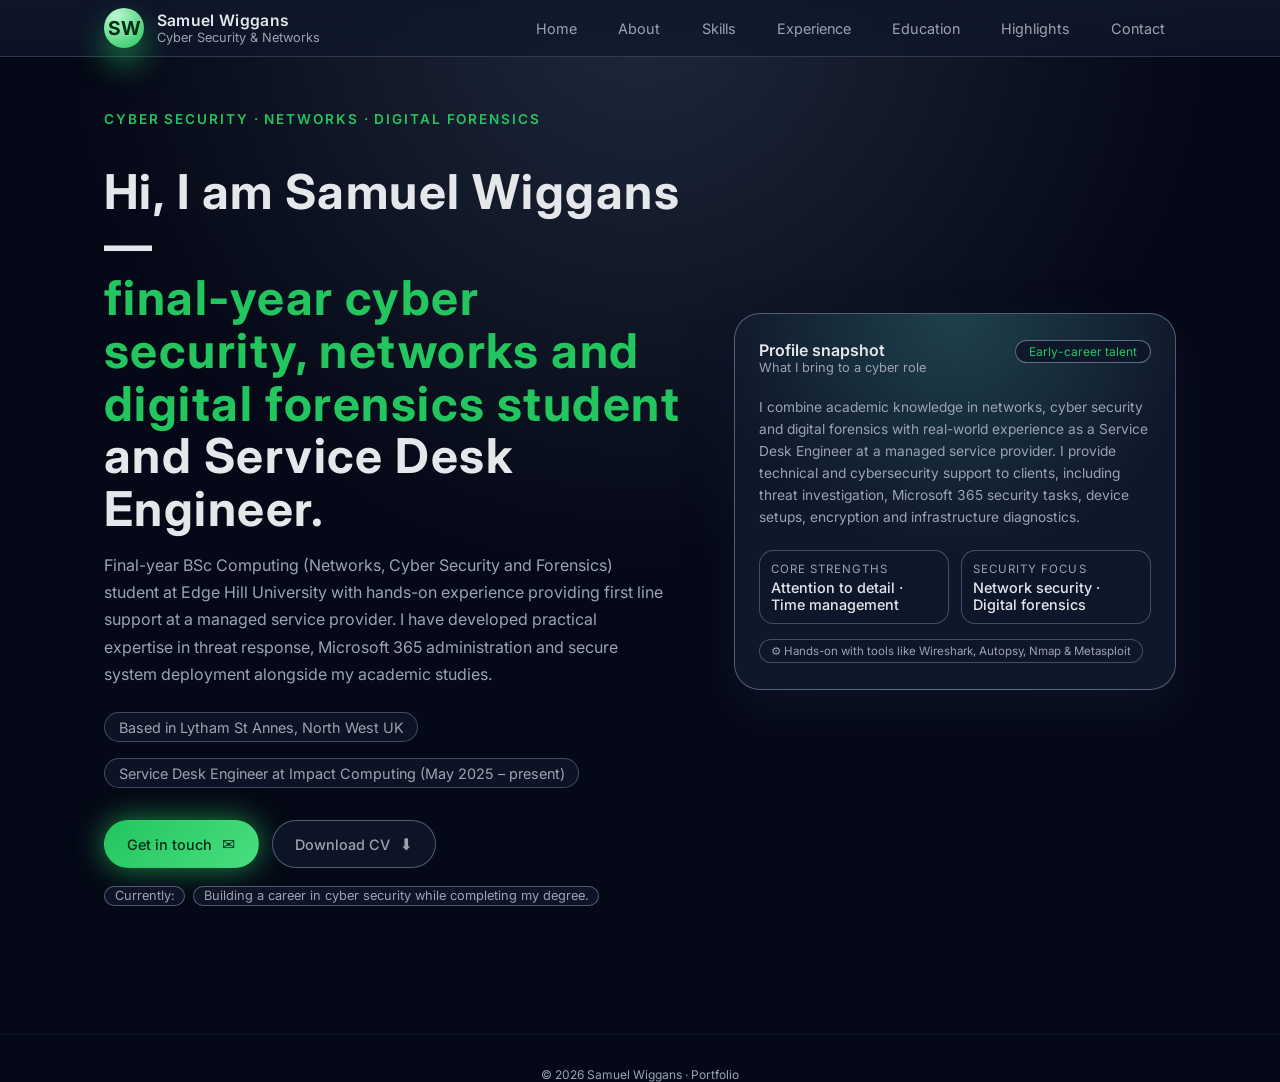
<file: index.html>
<!DOCTYPE html>
<html lang="en">
<head>
  <meta charset="UTF-8" />
  <title>Samuel Wiggans | Final-year Cyber Security Student & Service Desk Engineer</title>
  <meta name="viewport" content="width=device-width, initial-scale=1" />
  <meta name="description" content="Final-year Computing (Networks, Cyber Security & Forensics) student and Service Desk Engineer at Impact Computing, building a career in cyber and network security." />
  <link href="https://fonts.googleapis.com/css2?family=Inter:wght@300;400;500;600;700&display=swap" rel="stylesheet" />
  <link rel="stylesheet" href="index.css" />
</head>
<body>
  <header class="nav">
    <div class="nav-inner">
      <a href="index.html" class="brand">
        <div class="brand-mark">SW</div>
        <div>
          <div class="brand-text-main">Samuel Wiggans</div>
          <div class="brand-text-sub">Cyber Security &amp; Networks</div>
        </div>
      </a>
      <nav class="nav-links" aria-label="Main navigation">
        <a href="index.html">Home</a>
        <a href="about.html">About</a>
        <a href="skills.html">Skills</a>
        <a href="experience.html">Experience</a>
        <a href="education.html">Education</a>
        <a href="highlights.html">Highlights</a>
        <a href="contact.html">Contact</a>
      </nav>
    </div>
  </header>

  <main id="top" class="page">
    <section class="hero" aria-labelledby="hero-title">
      <div>
        <p class="hero-text-eyebrow">Cyber Security · Networks · Digital Forensics</p>
        <h1 id="hero-title" class="hero-title">
          Hi, I am Samuel&nbsp;Wiggans —<br />
          <span>final-year cyber security, networks and digital forensics student</span> and Service Desk Engineer.
        </h1>
        <p class="hero-tagline">
          Final-year BSc Computing (Networks, Cyber Security and Forensics) student at Edge Hill University with hands-on experience providing first line support at a managed service provider. I have developed practical expertise in threat response, Microsoft 365 administration and secure system deployment alongside my academic studies.
        </p>
        <div class="hero-meta" aria-label="Key information">
          <div class="meta-pill">Based in Lytham St Annes, North West UK</div>
          <div class="meta-pill">Service Desk Engineer at Impact Computing (May 2025 &ndash; present)</div>
        </div>
        <div class="hero-actions">
          <a class="btn btn-primary" href="contact.html">
            Get in touch
            <span class="btn-icon">✉️</span>
          </a>
          <a class="btn btn-ghost"
             href="Samuel Wiggans CV 2026.pdf"
             download
             target="_blank"
             rel="noreferrer">
            Download CV
            <span class="btn-icon">⬇️</span>
          </a>
        </div>
        <div class="hero-highlight">
          <span>Currently:</span>
          <span>Building a career in cyber security while completing my degree.</span>
        </div>
      </div>

      <aside class="hero-card" aria-label="Profile snapshot">
        <div class="hero-card-header">
          <div>
            <div class="hero-card-title">Profile snapshot</div>
            <div class="hero-card-subtitle">What I bring to a cyber role</div>
          </div>
          <div class="hero-card-tag">Early-career talent</div>
        </div>
        <p class="hero-card-body">
          I combine academic knowledge in networks, cyber security and digital forensics with real-world experience as a Service Desk Engineer at a managed service provider. I provide technical and cybersecurity support to clients, including threat investigation, Microsoft 365 security tasks, device setups, encryption and infrastructure diagnostics.
        </p>
        <div class="hero-card-meta">
          <div class="hero-card-meta-item">
            <div class="hero-card-label">Core strengths</div>
            <div class="hero-card-value">Attention to detail · Time management</div>
          </div>
          <div class="hero-card-meta-item">
            <div class="hero-card-label">Security focus</div>
            <div class="hero-card-value">Network security · Digital forensics</div>
          </div>
        </div>
        <div class="hero-card-pill">
          <span>⚙️ Hands-on with tools like Wireshark, Autopsy, Nmap &amp; Metasploit</span>
        </div>
        <div class="hero-card-orbit"></div>
      </aside>
    </section>
  </main>

  <footer class="footer">
    © <span id="year"></span> Samuel Wiggans · Portfolio
  </footer>

  <script>
    // Set current year in footer
    document.getElementById("year").textContent = new Date().getFullYear();
  </script>
</body>
</html>
</file>
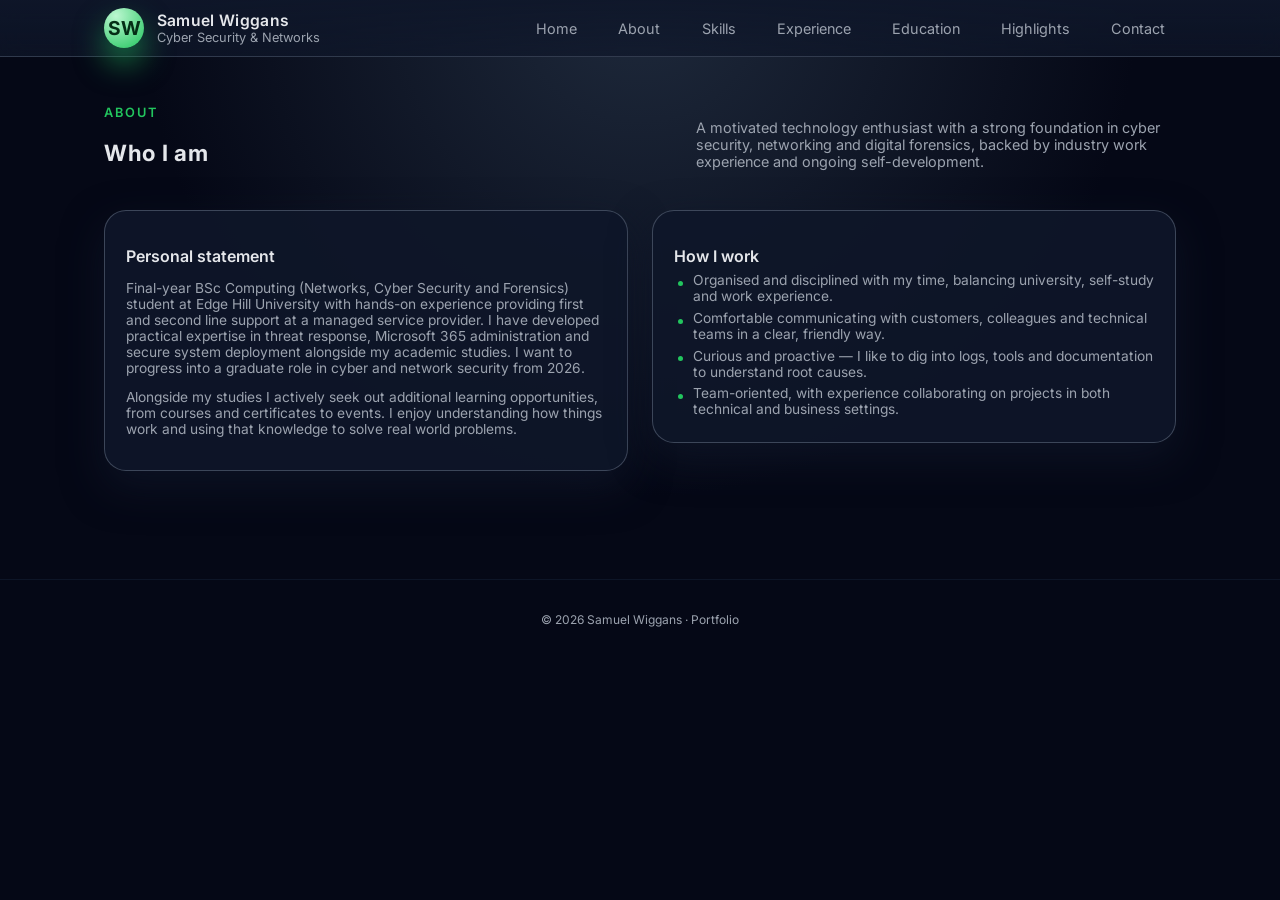
<file: about.html>
<!DOCTYPE html>
<html lang="en">
<head>
  <meta charset="UTF-8" />
  <title>About | Samuel Wiggans</title>
  <meta name="viewport" content="width=device-width, initial-scale=1" />
  <meta name="description" content="Final-year Computing (Networks, Cyber Security & Forensics) student and Service Desk Engineer at Impact Computing, building a career in cyber and network security." />
  <link href="https://fonts.googleapis.com/css2?family=Inter:wght@300;400;500;600;700&display=swap" rel="stylesheet" />
  <link rel="stylesheet" href="about.css" />
</head>
<body>
  <header class="nav">
    <div class="nav-inner">
      <a href="index.html" class="brand">
        <div class="brand-mark">SW</div>
        <div>
          <div class="brand-text-main">Samuel Wiggans</div>
          <div class="brand-text-sub">Cyber Security &amp; Networks</div>
        </div>
      </a>
      <nav class="nav-links" aria-label="Main navigation">
        <a href="index.html">Home</a>
        <a href="about.html">About</a>
        <a href="skills.html">Skills</a>
        <a href="experience.html">Experience</a>
        <a href="education.html">Education</a>
        <a href="highlights.html">Highlights</a>
        <a href="contact.html">Contact</a>
      </nav>
    </div>
  </header>

  <main id="top" class="page">
    <section id="about" class="section" aria-labelledby="about-title">
      <div class="section-header">
        <div>
          <p class="section-kicker">About</p>
          <h2 id="about-title" class="section-title">Who I am</h2>
        </div>
        <p class="section-subtitle">
          A motivated technology enthusiast with a strong foundation in cyber security, networking and digital forensics, backed by industry work experience and ongoing self-development.
        </p>
      </div>
      <div class="two-col-grid">
        <article class="card">
          <h3 class="card-title">Personal statement</h3>
          <p>
            Final-year BSc Computing (Networks, Cyber Security and Forensics) student at Edge Hill University with hands-on experience providing first and second line support at a managed service provider. I have developed practical expertise in threat response, Microsoft 365 administration and secure system deployment alongside my academic studies. I want to progress into a graduate role in cyber and network security from 2026.
          </p>
          <p>
            Alongside my studies I actively seek out additional learning opportunities, from courses and certificates to events. I enjoy understanding how things work and using that knowledge to solve real world problems.</p>
        </article>
        <article class="card">
          <h3 class="card-title">How I work</h3>
          <ul class="bullet-list">
            <li>Organised and disciplined with my time, balancing university, self-study and work experience.</li>
            <li>Comfortable communicating with customers, colleagues and technical teams in a clear, friendly way.</li>
            <li>Curious and proactive — I like to dig into logs, tools and documentation to understand root causes.</li>
            <li>Team-oriented, with experience collaborating on projects in both technical and business settings.</li>
          </ul>
        </article>
      </div>
    </section>
  </main>

  <footer class="footer">
    © <span id="year"></span> Samuel Wiggans · Portfolio
  </footer>

  <script>
    // Set current year in footer
    document.getElementById("year").textContent = new Date().getFullYear();
  </script>
</body>
</html>
</file>
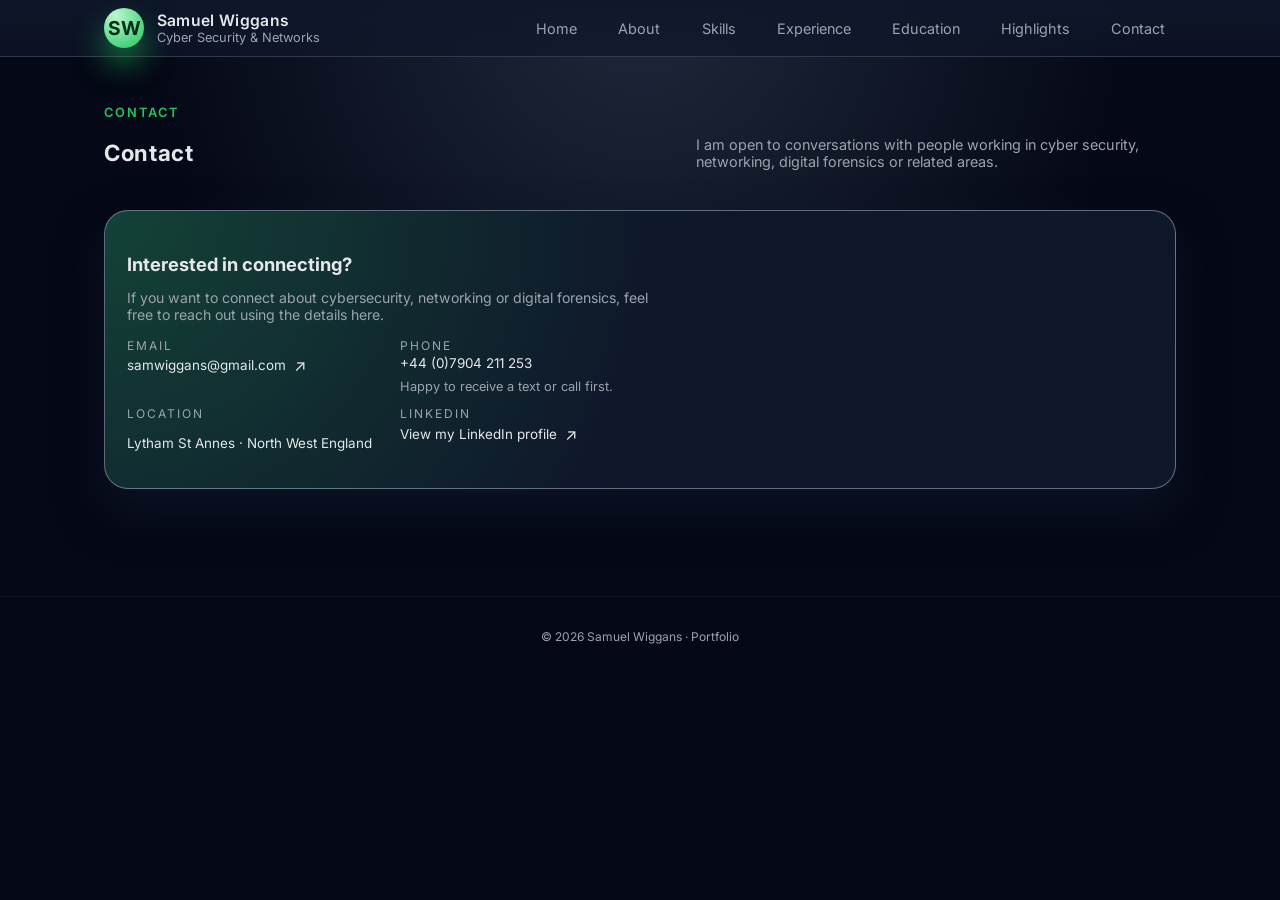
<file: contact.html>
<!DOCTYPE html>
<html lang="en">
<head>
  <meta charset="UTF-8" />
  <title>Contact | Samuel Wiggans</title>
  <meta name="viewport" content="width=device-width, initial-scale=1" />
  <meta name="description" content="Final-year Computing (Networks, Cyber Security & Forensics) student and Service Desk Engineer at Impact Computing, building a career in cyber and network security." />
  <link href="https://fonts.googleapis.com/css2?family=Inter:wght@300;400;500;600;700&display=swap" rel="stylesheet" />
  <link rel="stylesheet" href="contact.css" />
</head>
<body>
  <header class="nav">
    <div class="nav-inner">
      <a href="index.html" class="brand">
        <div class="brand-mark">SW</div>
        <div>
          <div class="brand-text-main">Samuel Wiggans</div>
          <div class="brand-text-sub">Cyber Security &amp; Networks</div>
        </div>
      </a>
      <nav class="nav-links" aria-label="Main navigation">
        <a href="index.html">Home</a>
        <a href="about.html">About</a>
        <a href="skills.html">Skills</a>
        <a href="experience.html">Experience</a>
        <a href="education.html">Education</a>
        <a href="highlights.html">Highlights</a>
        <a href="contact.html">Contact</a>
      </nav>
    </div>
  </header>

  <main id="top" class="page">
    <section id="contact" class="section" aria-labelledby="contact-title">
      <div class="section-header">
        <div>
          <p class="section-kicker">Contact</p>
          <h2 id="contact-title" class="section-title">Contact</h2>
        </div>
        <p class="section-subtitle">
          I am open to conversations with people working in cyber security, networking, digital forensics or related areas.</p>
      </div>
      <div class="contact-card">
        <div>
          <h3 class="contact-main-title">Interested in connecting?</h3>
          <p class="contact-text">
            If you want to connect about cybersecurity, networking or digital forensics, feel free to reach out using the details here.</p>
          <div class="contact-items">
            <div>
              <div class="contact-item-label">Email</div>
              <a class="contact-link" href="mailto:samwiggans@gmail.com">
                samwiggans@gmail.com
                <span class="btn-icon">↗</span>
              </a>
            </div>
            <div>
              <div class="contact-item-label">Phone</div>
              <a class="contact-link" href="tel:+447904211253">
                +44 (0)7904 211 253
              </a>
              <div class="contact-note">Happy to receive a text or call first.</div>
            </div>
            <div>
              <div class="contact-item-label">Location</div>
              <p>Lytham St Annes · North West England</p>
            </div>
            <div>
              <div class="contact-item-label">LinkedIn</div>
              <a
                class="contact-link"
                href="https://www.linkedin.com/in/sam-wiggans/"
                target="_blank"
                rel="noreferrer"
              >
                View my LinkedIn profile
                <span class="btn-icon">↗</span>
              </a>
            </div>
          </div>
        </div>
        <div class="contact-cta">
        </div>
      </div>
    </section>
  </main>

  <footer class="footer">
    © <span id="year"></span> Samuel Wiggans · Portfolio
  </footer>

  <script>
    // Set current year in footer
    document.getElementById("year").textContent = new Date().getFullYear();
  </script>
</body>
</html>
</file>
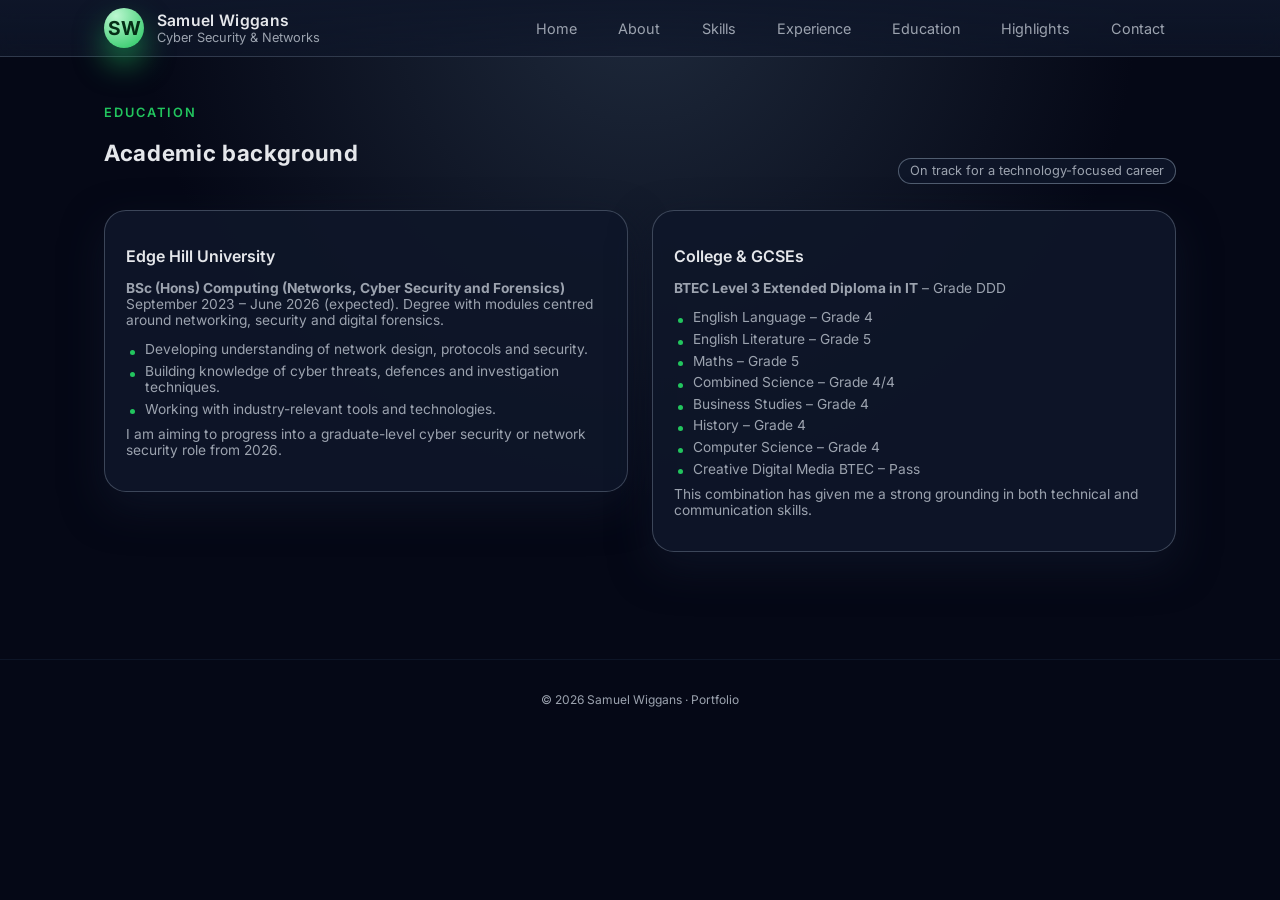
<file: education.html>
<!DOCTYPE html>
<html lang="en">
<head>
  <meta charset="UTF-8" />
  <title>Education | Samuel Wiggans</title>
  <meta name="viewport" content="width=device-width, initial-scale=1" />
  <meta name="description" content="Final-year Computing (Networks, Cyber Security & Forensics) student and Service Desk Engineer at Impact Computing, building a career in cyber and network security." />
  <link href="https://fonts.googleapis.com/css2?family=Inter:wght@300;400;500;600;700&display=swap" rel="stylesheet" />
  <link rel="stylesheet" href="education.css" />
</head>
<body>
  <header class="nav">
    <div class="nav-inner">
      <a href="index.html" class="brand">
        <div class="brand-mark">SW</div>
        <div>
          <div class="brand-text-main">Samuel Wiggans</div>
          <div class="brand-text-sub">Cyber Security &amp; Networks</div>
        </div>
      </a>
      <nav class="nav-links" aria-label="Main navigation">
        <a href="index.html">Home</a>
        <a href="about.html">About</a>
        <a href="skills.html">Skills</a>
        <a href="experience.html">Experience</a>
        <a href="education.html">Education</a>
        <a href="highlights.html">Highlights</a>
        <a href="contact.html">Contact</a>
      </nav>
    </div>
  </header>

  <main id="top" class="page">
    <section id="education" class="section" aria-labelledby="education-title">
      <div class="section-header">
        <div>
          <p class="section-kicker">Education</p>
          <h2 id="education-title" class="section-title">Academic background</h2>
        </div>
        <span class="section-pill">On track for a technology-focused career</span>
      </div>
      <div class="two-col-grid">
        <article class="card">
          <h3 class="card-title">Edge Hill University</h3>
          <p>
            <strong>BSc (Hons) Computing (Networks, Cyber Security and Forensics)</strong><br />
            September 2023 – June 2026 (expected). Degree with modules centred around networking, security and digital forensics.
          </p>
          <ul class="edu-list">
            <li>Developing understanding of network design, protocols and security.</li>
            <li>Building knowledge of cyber threats, defences and investigation techniques.</li>
            <li>Working with industry-relevant tools and technologies.</li>
          </ul>
          <p style="margin-top:0.6rem;">
            I am aiming to progress into a graduate-level cyber security or network security role from 2026.
          </p>
        </article>
        <article class="card">
          <h3 class="card-title">College &amp; GCSEs</h3>
          <p>
            <strong>BTEC Level 3 Extended Diploma in IT</strong> – Grade DDD
          </p>
          <ul class="edu-list">
            <li>English Language – Grade 4</li>
            <li>English Literature – Grade 5</li>
            <li>Maths – Grade 5</li>
            <li>Combined Science – Grade 4/4</li>
            <li>Business Studies – Grade 4</li>
            <li>History – Grade 4</li>
            <li>Computer Science – Grade 4</li>
            <li>Creative Digital Media BTEC – Pass</li>
          </ul>
          <p style="margin-top:0.6rem;">
            This combination has given me a strong grounding in both technical and communication skills.
          </p>
        </article>
      </div>
    </section>
  </main>

  <footer class="footer">
    © <span id="year"></span> Samuel Wiggans · Portfolio
  </footer>

  <script>
    // Set current year in footer
    document.getElementById("year").textContent = new Date().getFullYear();
  </script>
</body>
</html>
</file>
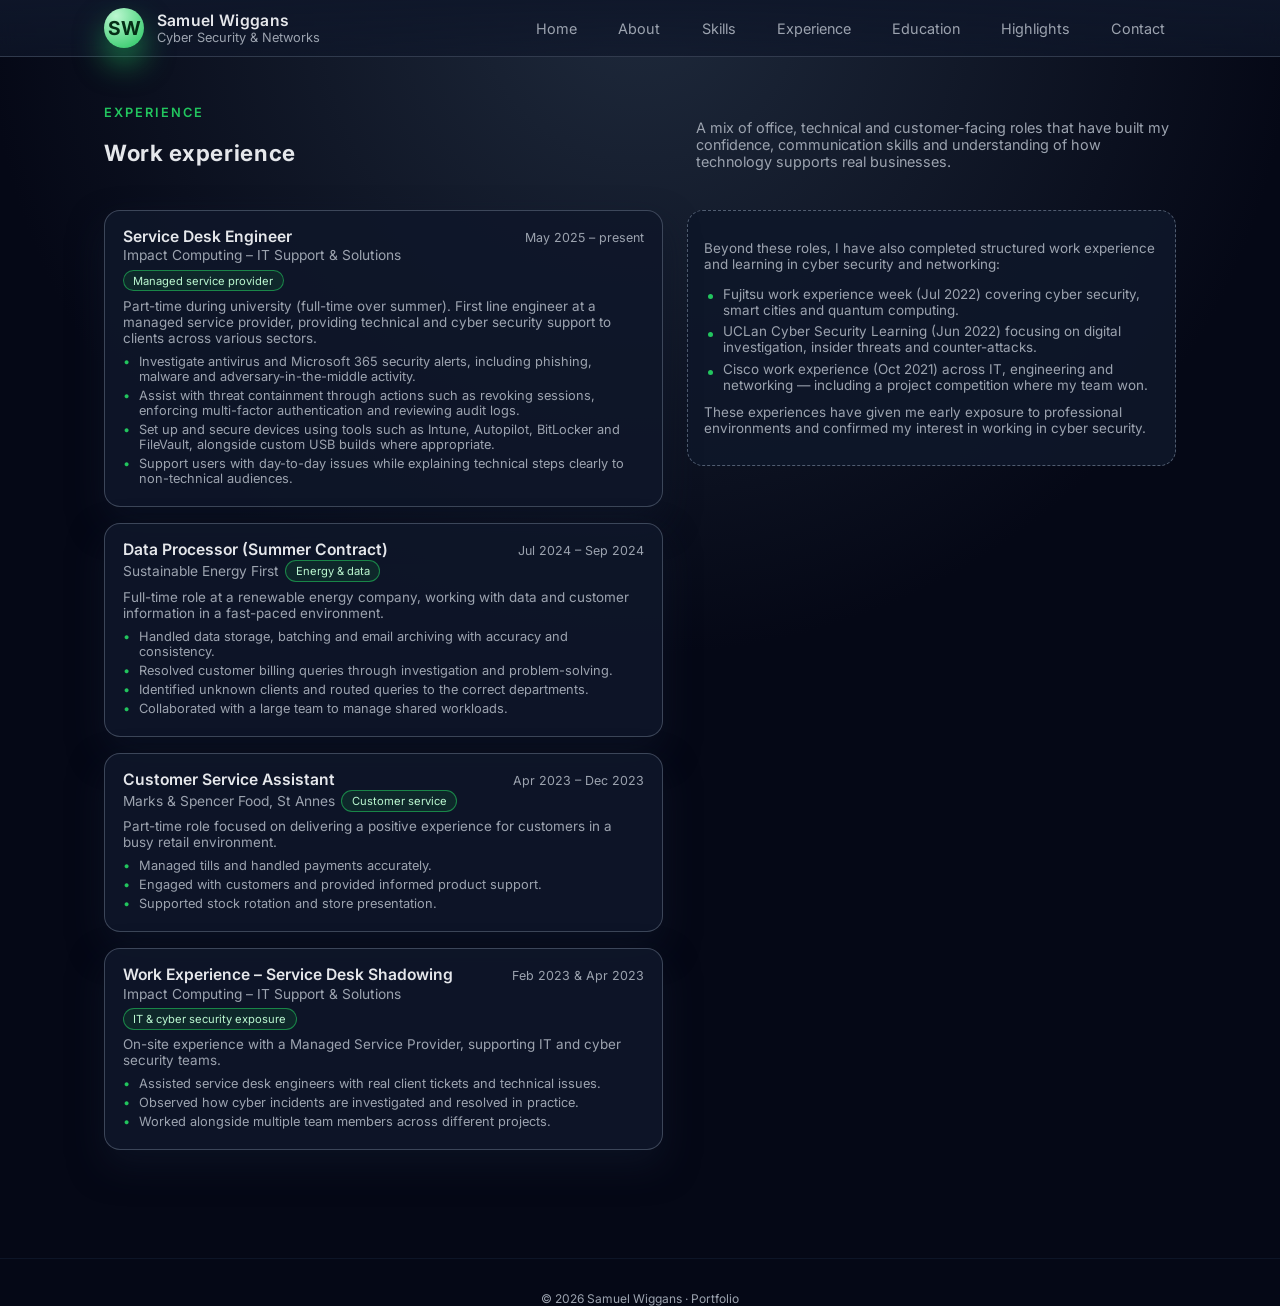
<file: experience.html>
<!DOCTYPE html>
<html lang="en">
<head>
  <meta charset="UTF-8" />
  <title>Experience | Samuel Wiggans</title>
  <meta name="viewport" content="width=device-width, initial-scale=1" />
  <meta name="description" content="Final-year Computing (Networks, Cyber Security & Forensics) student and Service Desk Engineer at Impact Computing, building a career in cyber and network security." />
  <link href="https://fonts.googleapis.com/css2?family=Inter:wght@300;400;500;600;700&display=swap" rel="stylesheet" />
  <link rel="stylesheet" href="experience.css" />
</head>
<body>
  <header class="nav">
    <div class="nav-inner">
      <a href="index.html" class="brand">
        <div class="brand-mark">SW</div>
        <div>
          <div class="brand-text-main">Samuel Wiggans</div>
          <div class="brand-text-sub">Cyber Security &amp; Networks</div>
        </div>
      </a>
      <nav class="nav-links" aria-label="Main navigation">
        <a href="index.html">Home</a>
        <a href="about.html">About</a>
        <a href="skills.html">Skills</a>
        <a href="experience.html">Experience</a>
        <a href="education.html">Education</a>
        <a href="highlights.html">Highlights</a>
        <a href="contact.html">Contact</a>
      </nav>
    </div>
  </header>

  <main id="top" class="page">
    <section id="experience" class="section" aria-labelledby="experience-title">
      <div class="section-header">
        <div>
          <p class="section-kicker">Experience</p>
          <h2 id="experience-title" class="section-title">Work experience</h2>
        </div>
        <p class="section-subtitle">
          A mix of office, technical and customer-facing roles that have built my confidence, communication skills and understanding of how technology supports real businesses.
        </p>
      </div>
      <div class="experience-grid">
        <div class="experience-list">
          <article class="exp-card">
            <header class="exp-card-header">
              <div>
                <div class="exp-role">Service Desk Engineer</div>
                <div class="exp-company-row">
                  <div class="exp-company">Impact Computing – IT Support &amp; Solutions</div>
                  <span class="exp-label-pill">Managed service provider</span>
                </div>
              </div>
              <div class="exp-dates">May 2025 – present</div>
            </header>
            <p class="exp-body">
              Part-time during university (full-time over summer). First line engineer at a managed service provider, providing technical and cyber security support to clients across various sectors.
            </p>
            <ul class="exp-points">
              <li>Investigate antivirus and Microsoft 365 security alerts, including phishing, malware and adversary-in-the-middle activity.</li>
              <li>Assist with threat containment through actions such as revoking sessions, enforcing multi-factor authentication and reviewing audit logs.</li>
              <li>Set up and secure devices using tools such as Intune, Autopilot, BitLocker and FileVault, alongside custom USB builds where appropriate.</li>
              <li>Support users with day-to-day issues while explaining technical steps clearly to non-technical audiences.</li>
            </ul>
          </article>

          <article class="exp-card">
            <header class="exp-card-header">
              <div>
                <div class="exp-role">Data Processor (Summer Contract)</div>
                <div class="exp-company-row">
                  <div class="exp-company">Sustainable Energy First</div>
                  <span class="exp-label-pill">Energy &amp; data</span>
                </div>
              </div>
              <div class="exp-dates">Jul 2024 – Sep 2024</div>
            </header>
            <p class="exp-body">
              Full-time role at a renewable energy company, working with data and customer information in a fast-paced environment.
            </p>
            <ul class="exp-points">
              <li>Handled data storage, batching and email archiving with accuracy and consistency.</li>
              <li>Resolved customer billing queries through investigation and problem-solving.</li>
              <li>Identified unknown clients and routed queries to the correct departments.</li>
              <li>Collaborated with a large team to manage shared workloads.</li>
            </ul>
          </article>

          <article class="exp-card">
            <header class="exp-card-header">
              <div>
                <div class="exp-role">Customer Service Assistant</div>
                <div class="exp-company-row">
                  <div class="exp-company">Marks &amp; Spencer Food, St Annes</div>
                  <span class="exp-label-pill">Customer service</span>
                </div>
              </div>
              <div class="exp-dates">Apr 2023 – Dec 2023</div>
            </header>
            <p class="exp-body">
              Part-time role focused on delivering a positive experience for customers in a busy retail environment.
            </p>
            <ul class="exp-points">
              <li>Managed tills and handled payments accurately.</li>
              <li>Engaged with customers and provided informed product support.</li>
              <li>Supported stock rotation and store presentation.</li>
            </ul>
          </article>

          <article class="exp-card">
            <header class="exp-card-header">
              <div>
                <div class="exp-role">Work Experience – Service Desk Shadowing</div>
                <div class="exp-company-row">
                  <div class="exp-company">Impact Computing – IT Support &amp; Solutions</div>
                  <span class="exp-label-pill">IT &amp; cyber security exposure</span>
                </div>
              </div>
              <div class="exp-dates">Feb 2023 &amp; Apr 2023</div>
            </header>
            <p class="exp-body">
              On-site experience with a Managed Service Provider, supporting IT and cyber security teams.
            </p>
            <ul class="exp-points">
              <li>Assisted service desk engineers with real client tickets and technical issues.</li>
              <li>Observed how cyber incidents are investigated and resolved in practice.</li>
              <li>Worked alongside multiple team members across different projects.</li>
            </ul>
          </article>
        </div>
        <aside class="exp-summary">
          <p>
            Beyond these roles, I have also completed structured work experience and learning in cyber security and networking:
          </p>
          <ul class="bullet-list">
            <li>Fujitsu work experience week (Jul 2022) covering cyber security, smart cities and quantum computing.</li>
            <li>UCLan Cyber Security Learning (Jun 2022) focusing on digital investigation, insider threats and counter-attacks.</li>
            <li>Cisco work experience (Oct 2021) across IT, engineering and networking — including a project competition where my team won.</li>
          </ul>
          <p style="margin-top:0.7rem;">
            These experiences have given me early exposure to professional environments and confirmed my interest in working in cyber security.
          </p>
        </aside>
      </div>
    </section>
  </main>

  <footer class="footer">
    © <span id="year"></span> Samuel Wiggans · Portfolio
  </footer>

  <script>
    // Set current year in footer
    document.getElementById("year").textContent = new Date().getFullYear();
  </script>
</body>
</html>
</file>
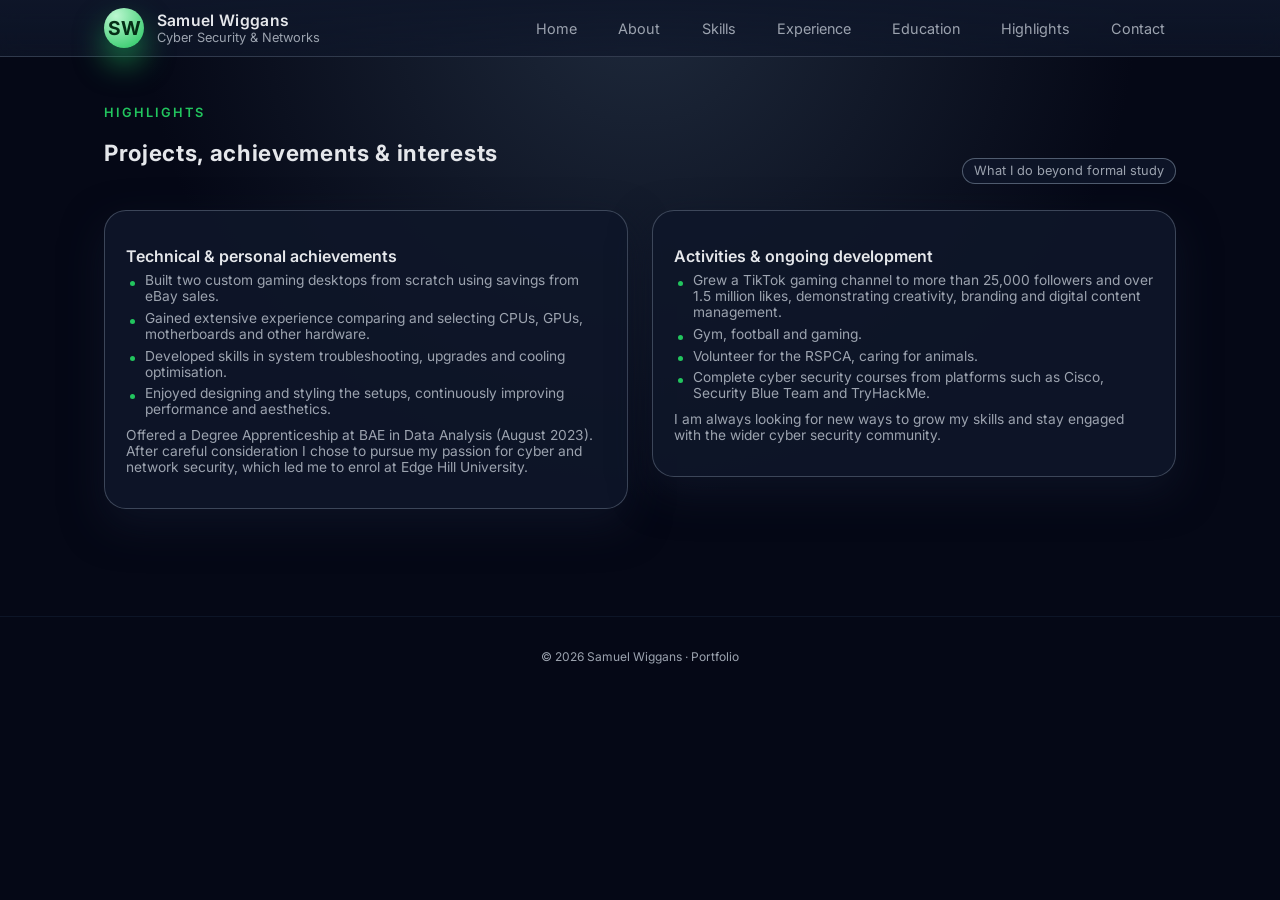
<file: highlights.html>
<!DOCTYPE html>
<html lang="en">
<head>
  <meta charset="UTF-8" />
  <title>Highlights | Samuel Wiggans</title>
  <meta name="viewport" content="width=device-width, initial-scale=1" />
  <meta name="description" content="Final-year Computing (Networks, Cyber Security & Forensics) student and Service Desk Engineer at Impact Computing, building a career in cyber and network security." />
  <link href="https://fonts.googleapis.com/css2?family=Inter:wght@300;400;500;600;700&display=swap" rel="stylesheet" />
  <link rel="stylesheet" href="highlights.css" />
</head>
<body>
  <header class="nav">
    <div class="nav-inner">
      <a href="index.html" class="brand">
        <div class="brand-mark">SW</div>
        <div>
          <div class="brand-text-main">Samuel Wiggans</div>
          <div class="brand-text-sub">Cyber Security &amp; Networks</div>
        </div>
      </a>
      <nav class="nav-links" aria-label="Main navigation">
        <a href="index.html">Home</a>
        <a href="about.html">About</a>
        <a href="skills.html">Skills</a>
        <a href="experience.html">Experience</a>
        <a href="education.html">Education</a>
        <a href="highlights.html">Highlights</a>
        <a href="contact.html">Contact</a>
      </nav>
    </div>
  </header>

  <main id="top" class="page">
    <section id="highlights" class="section" aria-labelledby="highlights-title">
      <div class="section-header">
        <div>
          <p class="section-kicker">Highlights</p>
          <h2 id="highlights-title" class="section-title">Projects, achievements &amp; interests</h2>
        </div>
        <span class="section-pill">What I do beyond formal study</span>
      </div>
      <div class="two-col-grid">
        <article class="card">
          <h3 class="card-title">Technical &amp; personal achievements</h3>
          <ul class="bullet-list">
            <li>Built two custom gaming desktops from scratch using savings from eBay sales.</li>
            <li>Gained extensive experience comparing and selecting CPUs, GPUs, motherboards and other hardware.</li>
            <li>Developed skills in system troubleshooting, upgrades and cooling optimisation.</li>
            <li>Enjoyed designing and styling the setups, continuously improving performance and aesthetics.</li>
          </ul>
          <p style="margin-top:0.6rem;">
            Offered a Degree Apprenticeship at BAE in Data Analysis (August 2023). After careful consideration I chose to pursue my passion for cyber and network security, which led me to enrol at Edge Hill University.
          </p>
        </article>
        <article class="card">
          <h3 class="card-title">Activities &amp; ongoing development</h3>
          <ul class="bullet-list">
            <li>Grew a TikTok gaming channel to more than 25,000 followers and over 1.5 million likes, demonstrating creativity, branding and digital content management.</li>
            <li>Gym, football and gaming.</li>
            <li>Volunteer for the RSPCA, caring for animals.</li>
            <li>Complete cyber security courses from platforms such as Cisco, Security Blue Team and TryHackMe.</li>
          </ul>
          <p style="margin-top:0.6rem;">
            I am always looking for new ways to grow my skills and stay engaged with the wider cyber security community.
          </p>
        </article>
      </div>
    </section>
  </main>

  <footer class="footer">
    © <span id="year"></span> Samuel Wiggans · Portfolio
  </footer>

  <script>
    // Set current year in footer
    document.getElementById("year").textContent = new Date().getFullYear();
  </script>
</body>
</html>
</file>
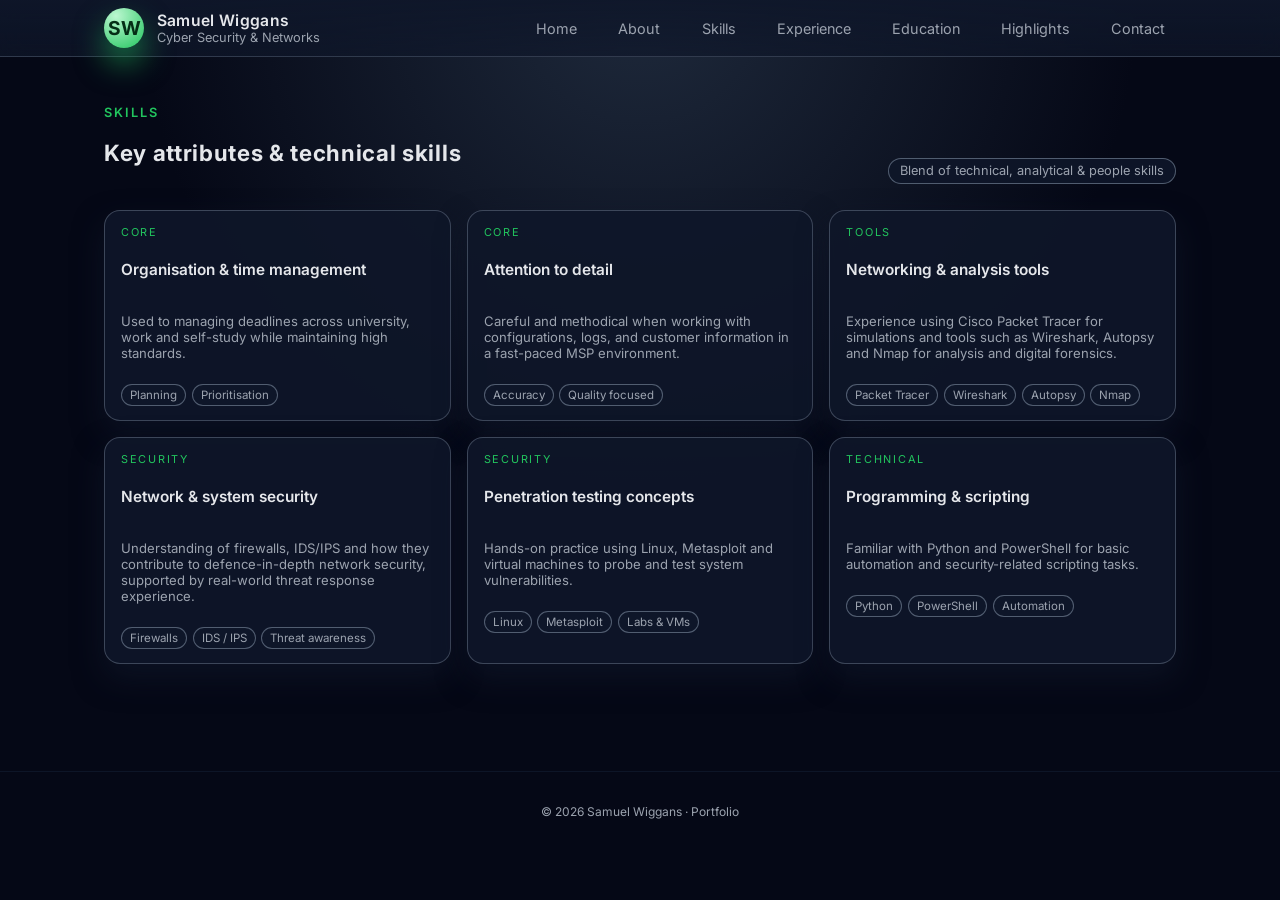
<file: skills.html>
<!DOCTYPE html>
<html lang="en">
<head>
  <meta charset="UTF-8" />
  <title>Skills | Samuel Wiggans</title>
  <meta name="viewport" content="width=device-width, initial-scale=1" />
  <meta name="description" content="Final-year Computing (Networks, Cyber Security & Forensics) student and Service Desk Engineer at Impact Computing, building a career in cyber and network security." />
  <link href="https://fonts.googleapis.com/css2?family=Inter:wght@300;400;500;600;700&display=swap" rel="stylesheet" />
  <link rel="stylesheet" href="skills.css" />
</head>
<body>
  <header class="nav">
    <div class="nav-inner">
      <a href="index.html" class="brand">
        <div class="brand-mark">SW</div>
        <div>
          <div class="brand-text-main">Samuel Wiggans</div>
          <div class="brand-text-sub">Cyber Security &amp; Networks</div>
        </div>
      </a>
      <nav class="nav-links" aria-label="Main navigation">
        <a href="index.html">Home</a>
        <a href="about.html">About</a>
        <a href="skills.html">Skills</a>
        <a href="experience.html">Experience</a>
        <a href="education.html">Education</a>
        <a href="highlights.html">Highlights</a>
        <a href="contact.html">Contact</a>
      </nav>
    </div>
  </header>

  <main id="top" class="page">
    <section id="skills" class="section" aria-labelledby="skills-title">
      <div class="section-header">
        <div>
          <p class="section-kicker">Skills</p>
          <h2 id="skills-title" class="section-title">Key attributes &amp; technical skills</h2>
        </div>
        <span class="section-pill">Blend of technical, analytical &amp; people skills</span>
      </div>
      <div class="skills-grid">
        <article class="skill-card">
          <div class="skill-badge">Core</div>
          <h3 class="skill-title">Organisation &amp; time management</h3>
          <p class="skill-body">
            Used to managing deadlines across university, work and self-study while maintaining high standards.
          </p>
          <div class="skill-tags">
            <span class="tag">Planning</span>
            <span class="tag">Prioritisation</span>
          </div>
        </article>
        <article class="skill-card">
          <div class="skill-badge">Core</div>
          <h3 class="skill-title">Attention to detail</h3>
          <p class="skill-body">
            Careful and methodical when working with configurations, logs, and customer information in a fast-paced MSP environment.
          </p>
          <div class="skill-tags">
            <span class="tag">Accuracy</span>
            <span class="tag">Quality focused</span>
          </div>
        </article>
        <article class="skill-card">
          <div class="skill-badge">Tools</div>
          <h3 class="skill-title">Networking &amp; analysis tools</h3>
          <p class="skill-body">
            Experience using Cisco Packet Tracer for simulations and tools such as Wireshark, Autopsy and Nmap for analysis and digital forensics.
          </p>
          <div class="skill-tags">
            <span class="tag">Packet Tracer</span>
            <span class="tag">Wireshark</span>
            <span class="tag">Autopsy</span>
            <span class="tag">Nmap</span>
          </div>
        </article>
        <article class="skill-card">
          <div class="skill-badge">Security</div>
          <h3 class="skill-title">Network &amp; system security</h3>
          <p class="skill-body">
            Understanding of firewalls, IDS/IPS and how they contribute to defence-in-depth network security, supported by real-world threat response experience.
          </p>
          <div class="skill-tags">
            <span class="tag">Firewalls</span>
            <span class="tag">IDS / IPS</span>
            <span class="tag">Threat awareness</span>
          </div>
        </article>
        <article class="skill-card">
          <div class="skill-badge">Security</div>
          <h3 class="skill-title">Penetration testing concepts</h3>
          <p class="skill-body">
            Hands-on practice using Linux, Metasploit and virtual machines to probe and test system vulnerabilities.
          </p>
          <div class="skill-tags">
            <span class="tag">Linux</span>
            <span class="tag">Metasploit</span>
            <span class="tag">Labs &amp; VMs</span>
          </div>
        </article>
        <article class="skill-card">
          <div class="skill-badge">Technical</div>
          <h3 class="skill-title">Programming &amp; scripting</h3>
          <p class="skill-body">
            Familiar with Python and PowerShell for basic automation and security-related scripting tasks.
          </p>
          <div class="skill-tags">
            <span class="tag">Python</span>
            <span class="tag">PowerShell</span>
            <span class="tag">Automation</span>
          </div>
        </article>
      </div>
    </section>
  </main>

  <footer class="footer">
    © <span id="year"></span> Samuel Wiggans · Portfolio
  </footer>

  <script>
    // Set current year in footer
    document.getElementById("year").textContent = new Date().getFullYear();
  </script>
</body>
</html>
</file>
<file: index.css>
:root {
  --bg: #050816;
  --bg-alt: #0b1120;
  --card-bg: #0f172a;
  --accent: #22c55e;
  --accent-soft: rgba(34, 197, 94, 0.15);
  --text-main: #e5e7eb;
  --text-muted: #9ca3af;
  --border-subtle: rgba(148, 163, 184, 0.35);
  --shadow-soft: 0 22px 45px rgba(15, 23, 42, 0.75);
  --radius-lg: 16px;
  --radius-xl: 22px;
  --nav-height: 72px;
}
* {
  box-sizing: border-box;
}
html, body {
  margin: 0;
  padding: 0;
  font-family: "Inter", system-ui, -apple-system, BlinkMacSystemFont, "Segoe UI", sans-serif;
  background: radial-gradient(circle at top, #1e293b 0, var(--bg) 45%);
  color: var(--text-main);
  scroll-behavior: smooth;
}
body {
  min-height: 100vh;
}
a {
  color: inherit;
  text-decoration: none;
}
.page {
  max-width: 1120px;
  margin: 0 auto;
  padding: 0 1.5rem 3rem;
}
/* NAVBAR */
.nav {
  position: sticky;
  top: 0;
  z-index: 40;
  backdrop-filter: blur(14px);
  background: linear-gradient(to bottom, rgba(15, 23, 42, 0.94), rgba(15, 23, 42, 0.7));
  border-bottom: 1px solid rgba(148, 163, 184, 0.25);
}
.nav-inner {
  max-width: 1120px;
  margin: 0 auto;
  padding: 0.5rem 1.5rem;
  display: flex;
  align-items: center;
  justify-content: space-between;
  gap: 1.25rem;
}
.brand {
  display: flex;
  align-items: center;
  gap: 0.8rem;
}
.brand-mark {
  width: 40px;
  height: 40px;
  border-radius: 999px;
  background: radial-gradient(circle at 30% 20%, #bbf7d0, var(--accent));
  display: flex;
  align-items: center;
  justify-content: center;
  font-weight: 700;
  font-size: 1.2rem;
  color: #052e16;
  box-shadow: 0 16px 30px rgba(34, 197, 94, 0.55);
}
.brand-text-main {
  font-weight: 600;
  letter-spacing: 0.02em;
  font-size: 0.98rem;
}
.brand-text-sub {
  font-size: 0.8rem;
  color: var(--text-muted);
}
.nav-links {
  display: flex;
  align-items: center;
  gap: 1.25rem;
  font-size: 0.9rem;
}
.nav-links a {
  padding: 0.35rem 0.6rem;
  border-radius: 999px;
  color: var(--text-muted);
  transition: all 0.16s ease-out;
  border: 1px solid transparent;
}
.nav-links a:hover {
  color: #f9fafb;
  border-color: rgba(148, 163, 184, 0.7);
  background: rgba(15, 23, 42, 0.9);
}
.nav-cta {
  display: none;
}
/* HERO */
.hero {
  display: grid;
  grid-template-columns: minmax(0, 1.6fr) minmax(0, 1.2fr);
  gap: 2.5rem;
  align-items: center;
  padding-top: 2.5rem;
  padding-bottom: 3.5rem;
}
.hero-text-eyebrow {
  font-size: 0.85rem;
  letter-spacing: 0.14em;
  text-transform: uppercase;
  color: var(--accent);
  font-weight: 600;
  margin-bottom: 0.75rem;
}
.hero-title {
  font-size: clamp(2.3rem, 4vw, 3rem);
  line-height: 1.1;
  letter-spacing: 0.03em;
  margin-bottom: 1rem;
}
.hero-title span {
  color: var(--accent);
}
.hero-tagline {
  font-size: 1rem;
  color: var(--text-muted);
  max-width: 35rem;
  line-height: 1.7;
  margin-bottom: 1.5rem;
}
.hero-meta {
  display: flex;
  flex-wrap: wrap;
  gap: 1rem;
  margin-bottom: 2rem;
  font-size: 0.9rem;
}
.meta-pill {
  border-radius: 999px;
  padding: 0.35rem 0.85rem;
  border: 1px solid rgba(148, 163, 184, 0.4);
  background: rgba(15, 23, 42, 0.8);
  display: inline-flex;
  align-items: center;
  gap: 0.45rem;
  color: var(--text-muted);
}
.meta-pill-dot {
  width: 8px;
  height: 8px;
  border-radius: 999px;
  background: var(--accent);
  box-shadow: 0 0 0 5px var(--accent-soft);
}
.hero-actions {
  display: flex;
  flex-wrap: wrap;
  gap: 0.8rem;
  align-items: center;
}
.btn {
  border-radius: 999px;
  padding: 0.8rem 1.4rem;
  font-size: 0.9rem;
  font-weight: 500;
  display: inline-flex;
  align-items: center;
  gap: 0.5rem;
  border: 1px solid transparent;
  cursor: pointer;
  background: none;
  color: inherit;
  transition: all 0.18s ease-out;
}
.btn-primary {
  background: linear-gradient(135deg, var(--accent), #4ade80);
  color: #052e16;
  /* single centred glow */
  box-shadow: 0 0 30px rgba(34, 197, 94, 0.7);
}
.btn-primary:hover {
  transform: translateY(-1px);
  /* slightly stronger centred glow on hover */
  box-shadow: 0 0 40px rgba(34, 197, 94, 0.85);
}
.btn-ghost {
  border-color: rgba(148, 163, 184, 0.5);
  color: var(--text-muted);
  background: rgba(15, 23, 42, 0.85);
}
.btn-ghost:hover {
  border-color: var(--accent);
  color: #e5e7eb;
  background: rgba(15, 23, 42, 1);
}
.btn-icon {
  font-size: 1rem;
  margin-left: 0.1rem;
}
.hero-highlight {
  font-size: 0.8rem;
  color: var(--text-muted);
  display: flex;
  align-items: center;
  gap: 0.5rem;
  margin-top: 1.1rem;
}
.hero-highlight span {
  padding: 0.12rem 0.6rem;
  border-radius: 999px;
  border: 1px solid rgba(148, 163, 184, 0.5);
  background: rgba(15, 23, 42, 0.9);
}
.hero-card {
  position: relative;
  background: radial-gradient(circle at top, rgba(94, 234, 212, 0.2), transparent 55%), var(--card-bg);
  border-radius: 26px;
  padding: 1.6rem 1.5rem;
  box-shadow: var(--shadow-soft);
  border: 1px solid rgba(148, 163, 184, 0.5);
  overflow: hidden;
  isolation: isolate;
}
.hero-card-header {
  display: flex;
  justify-content: space-between;
  align-items: flex-start;
  gap: 1rem;
  margin-bottom: 1.3rem;
}
.hero-card-title {
  font-size: 1rem;
  font-weight: 600;
}
.hero-card-subtitle {
  font-size: 0.8rem;
  color: var(--text-muted);
}
.hero-card-tag {
  padding: 0.2rem 0.8rem;
  border-radius: 999px;
  font-size: 0.75rem;
  border: 1px solid rgba(148, 163, 184, 0.6);
  background: rgba(15, 23, 42, 0.9);
  color: var(--accent);
}
.hero-card-body {
  font-size: 0.86rem;
  color: var(--text-muted);
  line-height: 1.6;
  margin-bottom: 1.4rem;
}
.hero-card-meta {
  display: grid;
  grid-template-columns: repeat(2, minmax(0, 1fr));
  gap: 0.75rem;
  font-size: 0.78rem;
}
.hero-card-meta-item {
  padding: 0.65rem 0.7rem;
  border-radius: 0.9rem;
  background: rgba(15, 23, 42, 0.95);
  border: 1px solid rgba(148, 163, 184, 0.4);
}
.hero-card-label {
  text-transform: uppercase;
  letter-spacing: 0.09em;
  font-size: 0.72rem;
  color: var(--text-muted);
  margin-bottom: 0.2rem;
}
.hero-card-value {
  font-size: 0.9rem;
  font-weight: 500;
}
.hero-card-pill {
  display: inline-flex;
  align-items: center;
  gap: 0.45rem;
  padding: 0.28rem 0.7rem;
  border-radius: 999px;
  background: rgba(15, 23, 42, 0.95);
  border: 1px solid rgba(148, 163, 184, 0.4);
  font-size: 0.72rem;
  margin-top: 0.9rem;
  color: var(--text-muted);
}
.hero-card-orbit {
  position: absolute;
  inset: -30%;
  border-radius: inherit;
  border: 1px dashed rgba(148, 163, 184, 0.2);
  transform: rotate(-4deg);
  pointer-events: none;
}
/* SECTION LAYOUT */
.section {
  padding: 2.2rem 0;
}
.section-header {
  display: flex;
  justify-content: space-between;
  align-items: flex-end;
  gap: 1.5rem;
  margin-bottom: 1.6rem;
  flex-wrap: wrap;
}
.section-kicker {
  font-size: 0.8rem;
  text-transform: uppercase;
  letter-spacing: 0.16em;
  color: var(--accent);
  font-weight: 600;
  margin-bottom: 0.4rem;
}
.section-title {
  font-size: 1.4rem;
  letter-spacing: 0.03em;
}
.section-subtitle {
  font-size: 0.9rem;
  color: var(--text-muted);
  max-width: 30rem;
}
.section-pill {
  font-size: 0.8rem;
  color: var(--text-muted);
  padding: 0.3rem 0.7rem;
  border-radius: 999px;
  border: 1px solid rgba(148, 163, 184, 0.5);
  background: rgba(15, 23, 42, 0.9);
}
/* SKILLS */
.skills-grid {
  display: grid;
  grid-template-columns: repeat(3, minmax(0, 1fr));
  gap: 1rem;
}
.skill-card {
  background: rgba(15, 23, 42, 0.9);
  border-radius: var(--radius-lg);
  border: 1px solid var(--border-subtle);
  padding: 0.9rem 1rem;
  box-shadow: 0 14px 30px rgba(15, 23, 42, 0.65);
  display: flex;
  flex-direction: column;
  gap: 0.35rem;
}
.skill-title {
  font-size: 0.96rem;
  font-weight: 600;
}
.skill-badge {
  font-size: 0.68rem;
  text-transform: uppercase;
  letter-spacing: 0.16em;
  color: var(--accent);
}
.skill-body {
  font-size: 0.82rem;
  color: var(--text-muted);
}
.skill-tags {
  display: flex;
  flex-wrap: wrap;
  gap: 0.35rem;
  margin-top: 0.25rem;
}
.tag {
  padding: 0.18rem 0.5rem;
  border-radius: 999px;
  border: 1px solid rgba(148, 163, 184, 0.5);
  font-size: 0.72rem;
  color: var(--text-muted);
  background: rgba(15, 23, 42, 0.96);
}
/* EXPERIENCE */
.experience-grid {
  display: grid;
  grid-template-columns: minmax(0, 1.6fr) minmax(0, 1.4fr);
  gap: 1.5rem;
  align-items: flex-start;
}
.experience-list {
  display: flex;
  flex-direction: column;
  gap: 1rem;
}
.exp-card {
  position: relative;
  padding: 1rem 1.1rem;
  border-radius: var(--radius-lg);
  background: rgba(15, 23, 42, 0.9);
  border: 1px solid var(--border-subtle);
  box-shadow: 0 16px 34px rgba(15, 23, 42, 0.6);
}
.exp-card-header {
  display: flex;
  justify-content: space-between;
  gap: 0.75rem;
  align-items: baseline;
  margin-bottom: 0.4rem;
}
.exp-role {
  font-size: 0.98rem;
  font-weight: 600;
}
.exp-company {
  font-size: 0.86rem;
  color: var(--text-muted);
}
.exp-company-row {
  display: flex;
  flex-wrap: wrap;
  gap: 0.4rem;
  align-items: center;
  margin-top: 0.1rem;
}
.exp-dates {
  font-size: 0.78rem;
  color: var(--text-muted);
  white-space: nowrap;
}
.exp-body {
  font-size: 0.84rem;
  color: var(--text-muted);
  margin: 0.35rem 0 0.5rem;
}
.exp-points {
  list-style: none;
  padding-left: 0;
  margin: 0.2rem 0 0;
  font-size: 0.8rem;
  color: var(--text-muted);
}
.exp-points li {
  position: relative;
  padding-left: 1rem;
  margin-bottom: 0.25rem;
}
.exp-points li::before {
  content: "•";
  position: absolute;
  left: 0;
  top: 0;
  color: var(--accent);
}
.exp-label-pill {
  font-size: 0.7rem;
  padding: 0.18rem 0.6rem;
  border-radius: 999px;
  background: rgba(22, 101, 52, 0.25);
  color: #bbf7d0;
  border: 1px solid rgba(34, 197, 94, 0.6);
  display: inline-flex;
  align-items: center;
}
.exp-summary {
  font-size: 0.84rem;
  color: var(--text-muted);
  background: rgba(15, 23, 42, 0.92);
  padding: 1rem 1rem;
  border-radius: var(--radius-lg);
  border: 1px dashed rgba(148, 163, 184, 0.5);
}
.exp-summary strong {
  color: #e5e7eb;
}
/* EDUCATION / HIGHLIGHTS */
.two-col-grid {
  display: grid;
  grid-template-columns: repeat(2, minmax(0, 1fr));
  gap: 1.5rem;
  align-items: flex-start;
}
.card {
  background: rgba(15, 23, 42, 0.9);
  border-radius: var(--radius-xl);
  border: 1px solid var(--border-subtle);
  padding: 1.2rem 1.3rem;
  box-shadow: 0 16px 40px rgba(15, 23, 42, 0.7);
  font-size: 0.86rem;
  color: var(--text-muted);
}
.card-title {
  font-size: 1rem;
  font-weight: 600;
  margin-bottom: 0.4rem;
  color: #e5e7eb;
}
.edu-list,
.bullet-list {
  list-style: none;
  padding-left: 0;
  margin: 0.4rem 0 0;
}
.edu-list li,
.bullet-list li {
  position: relative;
  padding-left: 1.2rem;
  margin-bottom: 0.35rem;
}
.edu-list li::before,
.bullet-list li::before {
  content: "";
  position: absolute;
  left: 0.24rem;
  top: 0.55rem;
  width: 5px;
  height: 5px;
  border-radius: 999px;
  background: var(--accent);
}
.badge-inline {
  display: inline-flex;
  align-items: center;
  gap: 0.3rem;
  padding: 0.18rem 0.6rem;
  border-radius: 999px;
  background: rgba(22, 163, 74, 0.1);
  color: #bbf7d0;
  border: 1px solid rgba(34, 197, 94, 0.6);
  font-size: 0.72rem;
  margin-left: 0.4rem;
}
/* CONTACT */
.contact-card {
  display: grid;
  grid-template-columns: minmax(0, 1.6fr) minmax(0, 1.4fr);
  gap: 1.5rem;
  align-items: center;
  background: radial-gradient(circle at top left, rgba(34, 197, 94, 0.25), transparent 50%), var(--card-bg);
  border-radius: 24px;
  padding: 1.5rem 1.4rem;
  border: 1px solid rgba(148, 163, 184, 0.6);
  box-shadow: var(--shadow-soft);
}
.contact-main-title {
  font-size: 1.15rem;
  margin-bottom: 0.4rem;
}
.contact-text {
  font-size: 0.88rem;
  color: var(--text-muted);
  margin-bottom: 0.9rem;
}
.contact-items {
  display: grid;
  grid-template-columns: repeat(2, minmax(0, 1fr));
  gap: 0.75rem;
  font-size: 0.84rem;
}
.contact-item-label {
  font-size: 0.75rem;
  text-transform: uppercase;
  letter-spacing: 0.16em;
  color: var(--text-muted);
  margin-bottom: 0.15rem;
}
.contact-link {
  display: inline-flex;
  align-items: center;
  gap: 0.35rem;
  padding-bottom: 0.1rem;
  border-bottom: 1px solid transparent;
}
.contact-link:hover {
  border-color: var(--accent);
  color: #bbf7d0;
}
.contact-note {
  font-size: 0.8rem;
  color: var(--text-muted);
  margin-top: 0.35rem;
}
.contact-cta {
  display: flex;
  flex-direction: column;
  gap: 0.75rem;
  font-size: 0.84rem;
}
.footer {
  padding-top: 2rem;
  font-size: 0.75rem;
  color: var(--text-muted);
  text-align: center;
  border-top: 1px solid rgba(15, 23, 42, 0.9);
  margin-top: 1.5rem;
}
/* RESPONSIVE */
@media (max-width: 900px) {
  .hero {
    grid-template-columns: minmax(0, 1fr);
  }
   .hero-card {
    order: -1;
  }
   .experience-grid,
  .two-col-grid,
  .contact-card {
    grid-template-columns: minmax(0, 1fr);
  }
   .skills-grid {
    grid-template-columns: repeat(2, minmax(0, 1fr));
  }
   .nav-links {
    display: none;
  }
   .nav-cta {
    display: inline-flex;
  }
}
@media (max-width: 640px) {
  .page {
    padding: 0 1.1rem 2.5rem;
  }
   .skills-grid {
    grid-template-columns: minmax(0, 1fr);
  }
   .contact-items {
    grid-template-columns: minmax(0, 1fr);
  }
   .hero-actions {
    flex-direction: column;
    align-items: stretch;
  }
   .hero-card-meta {
    grid-template-columns: minmax(0, 1fr);
  }
}
</file>
<file: about.css>
:root {
  --bg: #050816;
  --bg-alt: #0b1120;
  --card-bg: #0f172a;
  --accent: #22c55e;
  --accent-soft: rgba(34, 197, 94, 0.15);
  --text-main: #e5e7eb;
  --text-muted: #9ca3af;
  --border-subtle: rgba(148, 163, 184, 0.35);
  --shadow-soft: 0 22px 45px rgba(15, 23, 42, 0.75);
  --radius-lg: 16px;
  --radius-xl: 22px;
  --nav-height: 72px;
}
* {
  box-sizing: border-box;
}
html, body {
  margin: 0;
  padding: 0;
  font-family: "Inter", system-ui, -apple-system, BlinkMacSystemFont, "Segoe UI", sans-serif;
  background: radial-gradient(circle at top, #1e293b 0, var(--bg) 45%);
  color: var(--text-main);
  scroll-behavior: smooth;
}
body {
  min-height: 100vh;
}
a {
  color: inherit;
  text-decoration: none;
}
.page {
  max-width: 1120px;
  margin: 0 auto;
  padding: 0 1.5rem 3rem;
}
/* NAVBAR */
.nav {
  position: sticky;
  top: 0;
  z-index: 40;
  backdrop-filter: blur(14px);
  background: linear-gradient(to bottom, rgba(15, 23, 42, 0.94), rgba(15, 23, 42, 0.7));
  border-bottom: 1px solid rgba(148, 163, 184, 0.25);
}
.nav-inner {
  max-width: 1120px;
  margin: 0 auto;
  padding: 0.5rem 1.5rem;
  display: flex;
  align-items: center;
  justify-content: space-between;
  gap: 1.25rem;
}
.brand {
  display: flex;
  align-items: center;
  gap: 0.8rem;
}
.brand-mark {
  width: 40px;
  height: 40px;
  border-radius: 999px;
  background: radial-gradient(circle at 30% 20%, #bbf7d0, var(--accent));
  display: flex;
  align-items: center;
  justify-content: center;
  font-weight: 700;
  font-size: 1.2rem;
  color: #052e16;
  box-shadow: 0 16px 30px rgba(34, 197, 94, 0.55);
}
.brand-text-main {
  font-weight: 600;
  letter-spacing: 0.02em;
  font-size: 0.98rem;
}
.brand-text-sub {
  font-size: 0.8rem;
  color: var(--text-muted);
}
.nav-links {
  display: flex;
  align-items: center;
  gap: 1.25rem;
  font-size: 0.9rem;
}
.nav-links a {
  padding: 0.35rem 0.6rem;
  border-radius: 999px;
  color: var(--text-muted);
  transition: all 0.16s ease-out;
  border: 1px solid transparent;
}
.nav-links a:hover {
  color: #f9fafb;
  border-color: rgba(148, 163, 184, 0.7);
  background: rgba(15, 23, 42, 0.9);
}
.nav-cta {
  display: none;
}
/* HERO */
.hero {
  display: grid;
  grid-template-columns: minmax(0, 1.6fr) minmax(0, 1.2fr);
  gap: 2.5rem;
  align-items: center;
  padding-top: 2.5rem;
  padding-bottom: 3.5rem;
}
.hero-text-eyebrow {
  font-size: 0.85rem;
  letter-spacing: 0.14em;
  text-transform: uppercase;
  color: var(--accent);
  font-weight: 600;
  margin-bottom: 0.75rem;
}
.hero-title {
  font-size: clamp(2.3rem, 4vw, 3rem);
  line-height: 1.1;
  letter-spacing: 0.03em;
  margin-bottom: 1rem;
}
.hero-title span {
  color: var(--accent);
}
.hero-tagline {
  font-size: 1rem;
  color: var(--text-muted);
  max-width: 35rem;
  line-height: 1.7;
  margin-bottom: 1.5rem;
}
.hero-meta {
  display: flex;
  flex-wrap: wrap;
  gap: 1rem;
  margin-bottom: 2rem;
  font-size: 0.9rem;
}
.meta-pill {
  border-radius: 999px;
  padding: 0.35rem 0.85rem;
  border: 1px solid rgba(148, 163, 184, 0.4);
  background: rgba(15, 23, 42, 0.8);
  display: inline-flex;
  align-items: center;
  gap: 0.45rem;
  color: var(--text-muted);
}
.meta-pill-dot {
  width: 8px;
  height: 8px;
  border-radius: 999px;
  background: var(--accent);
  box-shadow: 0 0 0 5px var(--accent-soft);
}
.hero-actions {
  display: flex;
  flex-wrap: wrap;
  gap: 0.8rem;
  align-items: center;
}
.btn {
  border-radius: 999px;
  padding: 0.8rem 1.4rem;
  font-size: 0.9rem;
  font-weight: 500;
  display: inline-flex;
  align-items: center;
  gap: 0.5rem;
  border: 1px solid transparent;
  cursor: pointer;
  background: none;
  color: inherit;
  transition: all 0.18s ease-out;
}
.btn-primary {
  background: linear-gradient(135deg, var(--accent), #4ade80);
  color: #052e16;
  /* single, centred glow */
  box-shadow: 0 0 30px rgba(34, 197, 94, 0.7);
}
.btn-primary:hover {
  transform: translateY(-1px);
  box-shadow: 0 22px 50px rgba(34, 197, 94, 0.85);
}
.btn-ghost {
  border-color: rgba(148, 163, 184, 0.5);
  color: var(--text-muted);
  background: rgba(15, 23, 42, 0.85);
}
.btn-ghost:hover {
  border-color: var(--accent);
  color: #e5e7eb;
  background: rgba(15, 23, 42, 1);
}
.btn-icon {
  font-size: 1rem;
  margin-left: 0.1rem;
}
.hero-highlight {
  font-size: 0.8rem;
  color: var(--text-muted);
  display: flex;
  align-items: center;
  gap: 0.5rem;
  margin-top: 1.1rem;
}
.hero-highlight span {
  padding: 0.12rem 0.6rem;
  border-radius: 999px;
  border: 1px solid rgba(148, 163, 184, 0.5);
  background: rgba(15, 23, 42, 0.9);
}
.hero-card {
  position: relative;
  background: radial-gradient(circle at top, rgba(94, 234, 212, 0.2), transparent 55%), var(--card-bg);
  border-radius: 26px;
  padding: 1.6rem 1.5rem;
  box-shadow: var(--shadow-soft);
  border: 1px solid rgba(148, 163, 184, 0.5);
  overflow: hidden;
  isolation: isolate;
}
.hero-card-header {
  display: flex;
  justify-content: space-between;
  align-items: flex-start;
  gap: 1rem;
  margin-bottom: 1.3rem;
}
.hero-card-title {
  font-size: 1rem;
  font-weight: 600;
}
.hero-card-subtitle {
  font-size: 0.8rem;
  color: var(--text-muted);
}
.hero-card-tag {
  padding: 0.2rem 0.8rem;
  border-radius: 999px;
  font-size: 0.75rem;
  border: 1px solid rgba(148, 163, 184, 0.6);
  background: rgba(15, 23, 42, 0.9);
  color: var(--accent);
}
.hero-card-body {
  font-size: 0.86rem;
  color: var(--text-muted);
  line-height: 1.6;
  margin-bottom: 1.4rem;
}
.hero-card-meta {
  display: grid;
  grid-template-columns: repeat(2, minmax(0, 1fr));
  gap: 0.75rem;
  font-size: 0.78rem;
}
.hero-card-meta-item {
  padding: 0.65rem 0.7rem;
  border-radius: 0.9rem;
  background: rgba(15, 23, 42, 0.95);
  border: 1px solid rgba(148, 163, 184, 0.4);
}
.hero-card-label {
  text-transform: uppercase;
  letter-spacing: 0.09em;
  font-size: 0.72rem;
  color: var(--text-muted);
  margin-bottom: 0.2rem;
}
.hero-card-value {
  font-size: 0.9rem;
  font-weight: 500;
}
.hero-card-pill {
  display: inline-flex;
  align-items: center;
  gap: 0.45rem;
  padding: 0.28rem 0.7rem;
  border-radius: 999px;
  background: rgba(15, 23, 42, 0.95);
  border: 1px solid rgba(148, 163, 184, 0.4);
  font-size: 0.72rem;
  margin-top: 0.9rem;
  color: var(--text-muted);
}
.hero-card-orbit {
  position: absolute;
  inset: -30%;
  border-radius: inherit;
  border: 1px dashed rgba(148, 163, 184, 0.2);
  transform: rotate(-4deg);
  pointer-events: none;
}
/* SECTION LAYOUT */
.section {
  padding: 2.2rem 0;
}
.section-header {
  display: flex;
  justify-content: space-between;
  align-items: flex-end;
  gap: 1.5rem;
  margin-bottom: 1.6rem;
  flex-wrap: wrap;
}
.section-kicker {
  font-size: 0.8rem;
  text-transform: uppercase;
  letter-spacing: 0.16em;
  color: var(--accent);
  font-weight: 600;
  margin-bottom: 0.4rem;
}
.section-title {
  font-size: 1.4rem;
  letter-spacing: 0.03em;
}
.section-subtitle {
  font-size: 0.9rem;
  color: var(--text-muted);
  max-width: 30rem;
}
.section-pill {
  font-size: 0.8rem;
  color: var(--text-muted);
  padding: 0.3rem 0.7rem;
  border-radius: 999px;
  border: 1px solid rgba(148, 163, 184, 0.5);
  background: rgba(15, 23, 42, 0.9);
}
/* SKILLS */
.skills-grid {
  display: grid;
  grid-template-columns: repeat(3, minmax(0, 1fr));
  gap: 1rem;
}
.skill-card {
  background: rgba(15, 23, 42, 0.9);
  border-radius: var(--radius-lg);
  border: 1px solid var(--border-subtle);
  padding: 0.9rem 1rem;
  box-shadow: 0 14px 30px rgba(15, 23, 42, 0.65);
  display: flex;
  flex-direction: column;
  gap: 0.35rem;
}
.skill-title {
  font-size: 0.96rem;
  font-weight: 600;
}
.skill-badge {
  font-size: 0.68rem;
  text-transform: uppercase;
  letter-spacing: 0.16em;
  color: var(--accent);
}
.skill-body {
  font-size: 0.82rem;
  color: var(--text-muted);
}
.skill-tags {
  display: flex;
  flex-wrap: wrap;
  gap: 0.35rem;
  margin-top: 0.25rem;
}
.tag {
  padding: 0.18rem 0.5rem;
  border-radius: 999px;
  border: 1px solid rgba(148, 163, 184, 0.5);
  font-size: 0.72rem;
  color: var(--text-muted);
  background: rgba(15, 23, 42, 0.96);
}
/* EXPERIENCE */
.experience-grid {
  display: grid;
  grid-template-columns: minmax(0, 1.6fr) minmax(0, 1.4fr);
  gap: 1.5rem;
  align-items: flex-start;
}
.experience-list {
  display: flex;
  flex-direction: column;
  gap: 1rem;
}
.exp-card {
  position: relative;
  padding: 1rem 1.1rem;
  border-radius: var(--radius-lg);
  background: rgba(15, 23, 42, 0.9);
  border: 1px solid var(--border-subtle);
  box-shadow: 0 16px 34px rgba(15, 23, 42, 0.6);
}
.exp-card-header {
  display: flex;
  justify-content: space-between;
  gap: 0.75rem;
  align-items: baseline;
  margin-bottom: 0.4rem;
}
.exp-role {
  font-size: 0.98rem;
  font-weight: 600;
}
.exp-company {
  font-size: 0.86rem;
  color: var(--text-muted);
}
.exp-company-row {
  display: flex;
  flex-wrap: wrap;
  gap: 0.4rem;
  align-items: center;
  margin-top: 0.1rem;
}
.exp-dates {
  font-size: 0.78rem;
  color: var(--text-muted);
  white-space: nowrap;
}
.exp-body {
  font-size: 0.84rem;
  color: var(--text-muted);
  margin: 0.35rem 0 0.5rem;
}
.exp-points {
  list-style: none;
  padding-left: 0;
  margin: 0.2rem 0 0;
  font-size: 0.8rem;
  color: var(--text-muted);
}
.exp-points li {
  position: relative;
  padding-left: 1rem;
  margin-bottom: 0.25rem;
}
.exp-points li::before {
  content: "•";
  position: absolute;
  left: 0;
  top: 0;
  color: var(--accent);
}
.exp-label-pill {
  font-size: 0.7rem;
  padding: 0.18rem 0.6rem;
  border-radius: 999px;
  background: rgba(22, 101, 52, 0.25);
  color: #bbf7d0;
  border: 1px solid rgba(34, 197, 94, 0.6);
  display: inline-flex;
  align-items: center;
}
.exp-summary {
  font-size: 0.84rem;
  color: var(--text-muted);
  background: rgba(15, 23, 42, 0.92);
  padding: 1rem 1rem;
  border-radius: var(--radius-lg);
  border: 1px dashed rgba(148, 163, 184, 0.5);
}
.exp-summary strong {
  color: #e5e7eb;
}
/* EDUCATION / HIGHLIGHTS */
.two-col-grid {
  display: grid;
  grid-template-columns: repeat(2, minmax(0, 1fr));
  gap: 1.5rem;
  align-items: flex-start;
}
.card {
  background: rgba(15, 23, 42, 0.9);
  border-radius: var(--radius-xl);
  border: 1px solid var(--border-subtle);
  padding: 1.2rem 1.3rem;
  box-shadow: 0 16px 40px rgba(15, 23, 42, 0.7);
  font-size: 0.86rem;
  color: var(--text-muted);
}
.card-title {
  font-size: 1rem;
  font-weight: 600;
  margin-bottom: 0.4rem;
  color: #e5e7eb;
}
.edu-list,
.bullet-list {
  list-style: none;
  padding-left: 0;
  margin: 0.4rem 0 0;
}
.edu-list li,
.bullet-list li {
  position: relative;
  padding-left: 1.2rem;
  margin-bottom: 0.35rem;
}
.edu-list li::before,
.bullet-list li::before {
  content: "";
  position: absolute;
  left: 0.24rem;
  top: 0.55rem;
  width: 5px;
  height: 5px;
  border-radius: 999px;
  background: var(--accent);
}
.badge-inline {
  display: inline-flex;
  align-items: center;
  gap: 0.3rem;
  padding: 0.18rem 0.6rem;
  border-radius: 999px;
  background: rgba(22, 163, 74, 0.1);
  color: #bbf7d0;
  border: 1px solid rgba(34, 197, 94, 0.6);
  font-size: 0.72rem;
  margin-left: 0.4rem;
}
/* CONTACT */
.contact-card {
  display: grid;
  grid-template-columns: minmax(0, 1.6fr) minmax(0, 1.4fr);
  gap: 1.5rem;
  align-items: center;
  background: radial-gradient(circle at top left, rgba(34, 197, 94, 0.25), transparent 50%), var(--card-bg);
  border-radius: 24px;
  padding: 1.5rem 1.4rem;
  border: 1px solid rgba(148, 163, 184, 0.6);
  box-shadow: var(--shadow-soft);
}
.contact-main-title {
  font-size: 1.15rem;
  margin-bottom: 0.4rem;
}
.contact-text {
  font-size: 0.88rem;
  color: var(--text-muted);
  margin-bottom: 0.9rem;
}
.contact-items {
  display: grid;
  grid-template-columns: repeat(2, minmax(0, 1fr));
  gap: 0.75rem;
  font-size: 0.84rem;
}
.contact-item-label {
  font-size: 0.75rem;
  text-transform: uppercase;
  letter-spacing: 0.16em;
  color: var(--text-muted);
  margin-bottom: 0.15rem;
}
.contact-link {
  display: inline-flex;
  align-items: center;
  gap: 0.35rem;
  padding-bottom: 0.1rem;
  border-bottom: 1px solid transparent;
}
.contact-link:hover {
  border-color: var(--accent);
  color: #bbf7d0;
}
.contact-note {
  font-size: 0.8rem;
  color: var(--text-muted);
  margin-top: 0.35rem;
}
.contact-cta {
  display: flex;
  flex-direction: column;
  gap: 0.75rem;
  font-size: 0.84rem;
}
.footer {
  padding-top: 2rem;
  font-size: 0.75rem;
  color: var(--text-muted);
  text-align: center;
  border-top: 1px solid rgba(15, 23, 42, 0.9);
  margin-top: 1.5rem;
}
/* RESPONSIVE */
@media (max-width: 900px) {
  .hero {
    grid-template-columns: minmax(0, 1fr);
  }
   .hero-card {
    order: -1;
  }
   .experience-grid,
  .two-col-grid,
  .contact-card {
    grid-template-columns: minmax(0, 1fr);
  }
   .skills-grid {
    grid-template-columns: repeat(2, minmax(0, 1fr));
  }
   .nav-links {
    display: none;
  }
   .nav-cta {
    display: inline-flex;
  }
}
@media (max-width: 640px) {
  .page {
    padding: 0 1.1rem 2.5rem;
  }
   .skills-grid {
    grid-template-columns: minmax(0, 1fr);
  }
   .contact-items {
    grid-template-columns: minmax(0, 1fr);
  }
   .hero-actions {
    flex-direction: column;
    align-items: stretch;
  }
   .hero-card-meta {
    grid-template-columns: minmax(0, 1fr);
  }
}
</file>
<file: contact.css>
:root {
  --bg: #050816;
  --bg-alt: #0b1120;
  --card-bg: #0f172a;
  --accent: #22c55e;
  --accent-soft: rgba(34, 197, 94, 0.15);
  --text-main: #e5e7eb;
  --text-muted: #9ca3af;
  --border-subtle: rgba(148, 163, 184, 0.35);
  --shadow-soft: 0 22px 45px rgba(15, 23, 42, 0.75);
  --radius-lg: 16px;
  --radius-xl: 22px;
  --nav-height: 72px;
}
* {
  box-sizing: border-box;
}
html, body {
  margin: 0;
  padding: 0;
  font-family: "Inter", system-ui, -apple-system, BlinkMacSystemFont, "Segoe UI", sans-serif;
  background: radial-gradient(circle at top, #1e293b 0, var(--bg) 45%);
  color: var(--text-main);
  scroll-behavior: smooth;
}
body {
  min-height: 100vh;
}
a {
  color: inherit;
  text-decoration: none;
}
.page {
  max-width: 1120px;
  margin: 0 auto;
  padding: 0 1.5rem 3rem;
}
/* NAVBAR */
.nav {
  position: sticky;
  top: 0;
  z-index: 40;
  backdrop-filter: blur(14px);
  background: linear-gradient(to bottom, rgba(15, 23, 42, 0.94), rgba(15, 23, 42, 0.7));
  border-bottom: 1px solid rgba(148, 163, 184, 0.25);
}
.nav-inner {
  max-width: 1120px;
  margin: 0 auto;
  padding: 0.5rem 1.5rem;
  display: flex;
  align-items: center;
  justify-content: space-between;
  gap: 1.25rem;
}
.brand {
  display: flex;
  align-items: center;
  gap: 0.8rem;
}
.brand-mark {
  width: 40px;
  height: 40px;
  border-radius: 999px;
  background: radial-gradient(circle at 30% 20%, #bbf7d0, var(--accent));
  display: flex;
  align-items: center;
  justify-content: center;
  font-weight: 700;
  font-size: 1.2rem;
  color: #052e16;
  box-shadow: 0 16px 30px rgba(34, 197, 94, 0.55);
}
.brand-text-main {
  font-weight: 600;
  letter-spacing: 0.02em;
  font-size: 0.98rem;
}
.brand-text-sub {
  font-size: 0.8rem;
  color: var(--text-muted);
}
.nav-links {
  display: flex;
  align-items: center;
  gap: 1.25rem;
  font-size: 0.9rem;
}
.nav-links a {
  padding: 0.35rem 0.6rem;
  border-radius: 999px;
  color: var(--text-muted);
  transition: all 0.16s ease-out;
  border: 1px solid transparent;
}
.nav-links a:hover {
  color: #f9fafb;
  border-color: rgba(148, 163, 184, 0.7);
  background: rgba(15, 23, 42, 0.9);
}
.nav-cta {
  display: none;
}
/* HERO */
.hero {
  display: grid;
  grid-template-columns: minmax(0, 1.6fr) minmax(0, 1.2fr);
  gap: 2.5rem;
  align-items: center;
  padding-top: 2.5rem;
  padding-bottom: 3.5rem;
}
.hero-text-eyebrow {
  font-size: 0.85rem;
  letter-spacing: 0.14em;
  text-transform: uppercase;
  color: var(--accent);
  font-weight: 600;
  margin-bottom: 0.75rem;
}
.hero-title {
  font-size: clamp(2.3rem, 4vw, 3rem);
  line-height: 1.1;
  letter-spacing: 0.03em;
  margin-bottom: 1rem;
}
.hero-title span {
  color: var(--accent);
}
.hero-tagline {
  font-size: 1rem;
  color: var(--text-muted);
  max-width: 35rem;
  line-height: 1.7;
  margin-bottom: 1.5rem;
}
.hero-meta {
  display: flex;
  flex-wrap: wrap;
  gap: 1rem;
  margin-bottom: 2rem;
  font-size: 0.9rem;
}
.meta-pill {
  border-radius: 999px;
  padding: 0.35rem 0.85rem;
  border: 1px solid rgba(148, 163, 184, 0.4);
  background: rgba(15, 23, 42, 0.8);
  display: inline-flex;
  align-items: center;
  gap: 0.45rem;
  color: var(--text-muted);
}
.meta-pill-dot {
  width: 8px;
  height: 8px;
  border-radius: 999px;
  background: var(--accent);
  box-shadow: 0 0 0 5px var(--accent-soft);
}
.hero-actions {
  display: flex;
  flex-wrap: wrap;
  gap: 0.8rem;
  align-items: center;
}
.btn {
  border-radius: 999px;
  padding: 0.8rem 1.4rem;
  font-size: 0.9rem;
  font-weight: 500;
  display: inline-flex;
  align-items: center;
  gap: 0.5rem;
  border: 1px solid transparent;
  cursor: pointer;
  background: none;
  color: inherit;
  transition: all 0.18s ease-out;
}
.btn-primary {
  background: linear-gradient(135deg, var(--accent), #4ade80);
  color: #052e16;
  /* single, centred glow */
  box-shadow: 0 0 30px rgba(34, 197, 94, 0.7);
}
.btn-primary:hover {
  transform: translateY(-1px);
  box-shadow: 0 22px 50px rgba(34, 197, 94, 0.85);
}
.btn-ghost {
  border-color: rgba(148, 163, 184, 0.5);
  color: var(--text-muted);
  background: rgba(15, 23, 42, 0.85);
}
.btn-ghost:hover {
  border-color: var(--accent);
  color: #e5e7eb;
  background: rgba(15, 23, 42, 1);
}
.btn-icon {
  font-size: 1rem;
  margin-left: 0.1rem;
}
.hero-highlight {
  font-size: 0.8rem;
  color: var(--text-muted);
  display: flex;
  align-items: center;
  gap: 0.5rem;
  margin-top: 1.1rem;
}
.hero-highlight span {
  padding: 0.12rem 0.6rem;
  border-radius: 999px;
  border: 1px solid rgba(148, 163, 184, 0.5);
  background: rgba(15, 23, 42, 0.9);
}
.hero-card {
  position: relative;
  background: radial-gradient(circle at top, rgba(94, 234, 212, 0.2), transparent 55%), var(--card-bg);
  border-radius: 26px;
  padding: 1.6rem 1.5rem;
  box-shadow: var(--shadow-soft);
  border: 1px solid rgba(148, 163, 184, 0.5);
  overflow: hidden;
  isolation: isolate;
}
.hero-card-header {
  display: flex;
  justify-content: space-between;
  align-items: flex-start;
  gap: 1rem;
  margin-bottom: 1.3rem;
}
.hero-card-title {
  font-size: 1rem;
  font-weight: 600;
}
.hero-card-subtitle {
  font-size: 0.8rem;
  color: var(--text-muted);
}
.hero-card-tag {
  padding: 0.2rem 0.8rem;
  border-radius: 999px;
  font-size: 0.75rem;
  border: 1px solid rgba(148, 163, 184, 0.6);
  background: rgba(15, 23, 42, 0.9);
  color: var(--accent);
}
.hero-card-body {
  font-size: 0.86rem;
  color: var(--text-muted);
  line-height: 1.6;
  margin-bottom: 1.4rem;
}
.hero-card-meta {
  display: grid;
  grid-template-columns: repeat(2, minmax(0, 1fr));
  gap: 0.75rem;
  font-size: 0.78rem;
}
.hero-card-meta-item {
  padding: 0.65rem 0.7rem;
  border-radius: 0.9rem;
  background: rgba(15, 23, 42, 0.95);
  border: 1px solid rgba(148, 163, 184, 0.4);
}
.hero-card-label {
  text-transform: uppercase;
  letter-spacing: 0.09em;
  font-size: 0.72rem;
  color: var(--text-muted);
  margin-bottom: 0.2rem;
}
.hero-card-value {
  font-size: 0.9rem;
  font-weight: 500;
}
.hero-card-pill {
  display: inline-flex;
  align-items: center;
  gap: 0.45rem;
  padding: 0.28rem 0.7rem;
  border-radius: 999px;
  background: rgba(15, 23, 42, 0.95);
  border: 1px solid rgba(148, 163, 184, 0.4);
  font-size: 0.72rem;
  margin-top: 0.9rem;
  color: var(--text-muted);
}
.hero-card-orbit {
  position: absolute;
  inset: -30%;
  border-radius: inherit;
  border: 1px dashed rgba(148, 163, 184, 0.2);
  transform: rotate(-4deg);
  pointer-events: none;
}
/* SECTION LAYOUT */
.section {
  padding: 2.2rem 0;
}
.section-header {
  display: flex;
  justify-content: space-between;
  align-items: flex-end;
  gap: 1.5rem;
  margin-bottom: 1.6rem;
  flex-wrap: wrap;
}
.section-kicker {
  font-size: 0.8rem;
  text-transform: uppercase;
  letter-spacing: 0.16em;
  color: var(--accent);
  font-weight: 600;
  margin-bottom: 0.4rem;
}
.section-title {
  font-size: 1.4rem;
  letter-spacing: 0.03em;
}
.section-subtitle {
  font-size: 0.9rem;
  color: var(--text-muted);
  max-width: 30rem;
}
.section-pill {
  font-size: 0.8rem;
  color: var(--text-muted);
  padding: 0.3rem 0.7rem;
  border-radius: 999px;
  border: 1px solid rgba(148, 163, 184, 0.5);
  background: rgba(15, 23, 42, 0.9);
}
/* SKILLS */
.skills-grid {
  display: grid;
  grid-template-columns: repeat(3, minmax(0, 1fr));
  gap: 1rem;
}
.skill-card {
  background: rgba(15, 23, 42, 0.9);
  border-radius: var(--radius-lg);
  border: 1px solid var(--border-subtle);
  padding: 0.9rem 1rem;
  box-shadow: 0 14px 30px rgba(15, 23, 42, 0.65);
  display: flex;
  flex-direction: column;
  gap: 0.35rem;
}
.skill-title {
  font-size: 0.96rem;
  font-weight: 600;
}
.skill-badge {
  font-size: 0.68rem;
  text-transform: uppercase;
  letter-spacing: 0.16em;
  color: var(--accent);
}
.skill-body {
  font-size: 0.82rem;
  color: var(--text-muted);
}
.skill-tags {
  display: flex;
  flex-wrap: wrap;
  gap: 0.35rem;
  margin-top: 0.25rem;
}
.tag {
  padding: 0.18rem 0.5rem;
  border-radius: 999px;
  border: 1px solid rgba(148, 163, 184, 0.5);
  font-size: 0.72rem;
  color: var(--text-muted);
  background: rgba(15, 23, 42, 0.96);
}
/* EXPERIENCE */
.experience-grid {
  display: grid;
  grid-template-columns: minmax(0, 1.6fr) minmax(0, 1.4fr);
  gap: 1.5rem;
  align-items: flex-start;
}
.experience-list {
  display: flex;
  flex-direction: column;
  gap: 1rem;
}
.exp-card {
  position: relative;
  padding: 1rem 1.1rem;
  border-radius: var(--radius-lg);
  background: rgba(15, 23, 42, 0.9);
  border: 1px solid var(--border-subtle);
  box-shadow: 0 16px 34px rgba(15, 23, 42, 0.6);
}
.exp-card-header {
  display: flex;
  justify-content: space-between;
  gap: 0.75rem;
  align-items: baseline;
  margin-bottom: 0.4rem;
}
.exp-role {
  font-size: 0.98rem;
  font-weight: 600;
}
.exp-company {
  font-size: 0.86rem;
  color: var(--text-muted);
}
.exp-company-row {
  display: flex;
  flex-wrap: wrap;
  gap: 0.4rem;
  align-items: center;
  margin-top: 0.1rem;
}
.exp-dates {
  font-size: 0.78rem;
  color: var(--text-muted);
  white-space: nowrap;
}
.exp-body {
  font-size: 0.84rem;
  color: var(--text-muted);
  margin: 0.35rem 0 0.5rem;
}
.exp-points {
  list-style: none;
  padding-left: 0;
  margin: 0.2rem 0 0;
  font-size: 0.8rem;
  color: var(--text-muted);
}
.exp-points li {
  position: relative;
  padding-left: 1rem;
  margin-bottom: 0.25rem;
}
.exp-points li::before {
  content: "•";
  position: absolute;
  left: 0;
  top: 0;
  color: var(--accent);
}
.exp-label-pill {
  font-size: 0.7rem;
  padding: 0.18rem 0.6rem;
  border-radius: 999px;
  background: rgba(22, 101, 52, 0.25);
  color: #bbf7d0;
  border: 1px solid rgba(34, 197, 94, 0.6);
  display: inline-flex;
  align-items: center;
}
.exp-summary {
  font-size: 0.84rem;
  color: var(--text-muted);
  background: rgba(15, 23, 42, 0.92);
  padding: 1rem 1rem;
  border-radius: var(--radius-lg);
  border: 1px dashed rgba(148, 163, 184, 0.5);
}
.exp-summary strong {
  color: #e5e7eb;
}
/* EDUCATION / HIGHLIGHTS */
.two-col-grid {
  display: grid;
  grid-template-columns: repeat(2, minmax(0, 1fr));
  gap: 1.5rem;
  align-items: flex-start;
}
.card {
  background: rgba(15, 23, 42, 0.9);
  border-radius: var(--radius-xl);
  border: 1px solid var(--border-subtle);
  padding: 1.2rem 1.3rem;
  box-shadow: 0 16px 40px rgba(15, 23, 42, 0.7);
  font-size: 0.86rem;
  color: var(--text-muted);
}
.card-title {
  font-size: 1rem;
  font-weight: 600;
  margin-bottom: 0.4rem;
  color: #e5e7eb;
}
.edu-list,
.bullet-list {
  list-style: none;
  padding-left: 0;
  margin: 0.4rem 0 0;
}
.edu-list li,
.bullet-list li {
  position: relative;
  padding-left: 1.2rem;
  margin-bottom: 0.35rem;
}
.edu-list li::before,
.bullet-list li::before {
  content: "";
  position: absolute;
  left: 0.24rem;
  top: 0.55rem;
  width: 5px;
  height: 5px;
  border-radius: 999px;
  background: var(--accent);
}
.badge-inline {
  display: inline-flex;
  align-items: center;
  gap: 0.3rem;
  padding: 0.18rem 0.6rem;
  border-radius: 999px;
  background: rgba(22, 163, 74, 0.1);
  color: #bbf7d0;
  border: 1px solid rgba(34, 197, 94, 0.6);
  font-size: 0.72rem;
  margin-left: 0.4rem;
}
/* CONTACT */
.contact-card {
  display: grid;
  grid-template-columns: minmax(0, 1.6fr) minmax(0, 1.4fr);
  gap: 1.5rem;
  align-items: center;
  background: radial-gradient(circle at top left, rgba(34, 197, 94, 0.25), transparent 50%), var(--card-bg);
  border-radius: 24px;
  padding: 1.5rem 1.4rem;
  border: 1px solid rgba(148, 163, 184, 0.6);
  box-shadow: var(--shadow-soft);
}
.contact-main-title {
  font-size: 1.15rem;
  margin-bottom: 0.4rem;
}
.contact-text {
  font-size: 0.88rem;
  color: var(--text-muted);
  margin-bottom: 0.9rem;
}
.contact-items {
  display: grid;
  grid-template-columns: repeat(2, minmax(0, 1fr));
  gap: 0.75rem;
  font-size: 0.84rem;
}
.contact-item-label {
  font-size: 0.75rem;
  text-transform: uppercase;
  letter-spacing: 0.16em;
  color: var(--text-muted);
  margin-bottom: 0.15rem;
}
.contact-link {
  display: inline-flex;
  align-items: center;
  gap: 0.35rem;
  padding-bottom: 0.1rem;
  border-bottom: 1px solid transparent;
}
.contact-link:hover {
  border-color: var(--accent);
  color: #bbf7d0;
}
.contact-note {
  font-size: 0.8rem;
  color: var(--text-muted);
  margin-top: 0.35rem;
}
.contact-cta {
  display: flex;
  flex-direction: column;
  gap: 0.75rem;
  font-size: 0.84rem;
}
.footer {
  padding-top: 2rem;
  font-size: 0.75rem;
  color: var(--text-muted);
  text-align: center;
  border-top: 1px solid rgba(15, 23, 42, 0.9);
  margin-top: 1.5rem;
}
/* RESPONSIVE */
@media (max-width: 900px) {
  .hero {
    grid-template-columns: minmax(0, 1fr);
  }
   .hero-card {
    order: -1;
  }
   .experience-grid,
  .two-col-grid,
  .contact-card {
    grid-template-columns: minmax(0, 1fr);
  }
   .skills-grid {
    grid-template-columns: repeat(2, minmax(0, 1fr));
  }
   .nav-links {
    display: none;
  }
   .nav-cta {
    display: inline-flex;
  }
}
@media (max-width: 640px) {
  .page {
    padding: 0 1.1rem 2.5rem;
  }
   .skills-grid {
    grid-template-columns: minmax(0, 1fr);
  }
   .contact-items {
    grid-template-columns: minmax(0, 1fr);
  }
   .hero-actions {
    flex-direction: column;
    align-items: stretch;
  }
   .hero-card-meta {
    grid-template-columns: minmax(0, 1fr);
  }
}
</file>
<file: education.css>
:root {
  --bg: #050816;
  --bg-alt: #0b1120;
  --card-bg: #0f172a;
  --accent: #22c55e;
  --accent-soft: rgba(34, 197, 94, 0.15);
  --text-main: #e5e7eb;
  --text-muted: #9ca3af;
  --border-subtle: rgba(148, 163, 184, 0.35);
  --shadow-soft: 0 22px 45px rgba(15, 23, 42, 0.75);
  --radius-lg: 16px;
  --radius-xl: 22px;
  --nav-height: 72px;
}
* {
  box-sizing: border-box;
}
html, body {
  margin: 0;
  padding: 0;
  font-family: "Inter", system-ui, -apple-system, BlinkMacSystemFont, "Segoe UI", sans-serif;
  background: radial-gradient(circle at top, #1e293b 0, var(--bg) 45%);
  color: var(--text-main);
  scroll-behavior: smooth;
}
body {
  min-height: 100vh;
}
a {
  color: inherit;
  text-decoration: none;
}
.page {
  max-width: 1120px;
  margin: 0 auto;
  padding: 0 1.5rem 3rem;
}
/* NAVBAR */
.nav {
  position: sticky;
  top: 0;
  z-index: 40;
  backdrop-filter: blur(14px);
  background: linear-gradient(to bottom, rgba(15, 23, 42, 0.94), rgba(15, 23, 42, 0.7));
  border-bottom: 1px solid rgba(148, 163, 184, 0.25);
}
.nav-inner {
  max-width: 1120px;
  margin: 0 auto;
  padding: 0.5rem 1.5rem;
  display: flex;
  align-items: center;
  justify-content: space-between;
  gap: 1.25rem;
}
.brand {
  display: flex;
  align-items: center;
  gap: 0.8rem;
}
.brand-mark {
  width: 40px;
  height: 40px;
  border-radius: 999px;
  background: radial-gradient(circle at 30% 20%, #bbf7d0, var(--accent));
  display: flex;
  align-items: center;
  justify-content: center;
  font-weight: 700;
  font-size: 1.2rem;
  color: #052e16;
  box-shadow: 0 16px 30px rgba(34, 197, 94, 0.55);
}
.brand-text-main {
  font-weight: 600;
  letter-spacing: 0.02em;
  font-size: 0.98rem;
}
.brand-text-sub {
  font-size: 0.8rem;
  color: var(--text-muted);
}
.nav-links {
  display: flex;
  align-items: center;
  gap: 1.25rem;
  font-size: 0.9rem;
}
.nav-links a {
  padding: 0.35rem 0.6rem;
  border-radius: 999px;
  color: var(--text-muted);
  transition: all 0.16s ease-out;
  border: 1px solid transparent;
}
.nav-links a:hover {
  color: #f9fafb;
  border-color: rgba(148, 163, 184, 0.7);
  background: rgba(15, 23, 42, 0.9);
}
.nav-cta {
  display: none;
}
/* HERO */
.hero {
  display: grid;
  grid-template-columns: minmax(0, 1.6fr) minmax(0, 1.2fr);
  gap: 2.5rem;
  align-items: center;
  padding-top: 2.5rem;
  padding-bottom: 3.5rem;
}
.hero-text-eyebrow {
  font-size: 0.85rem;
  letter-spacing: 0.14em;
  text-transform: uppercase;
  color: var(--accent);
  font-weight: 600;
  margin-bottom: 0.75rem;
}
.hero-title {
  font-size: clamp(2.3rem, 4vw, 3rem);
  line-height: 1.1;
  letter-spacing: 0.03em;
  margin-bottom: 1rem;
}
.hero-title span {
  color: var(--accent);
}
.hero-tagline {
  font-size: 1rem;
  color: var(--text-muted);
  max-width: 35rem;
  line-height: 1.7;
  margin-bottom: 1.5rem;
}
.hero-meta {
  display: flex;
  flex-wrap: wrap;
  gap: 1rem;
  margin-bottom: 2rem;
  font-size: 0.9rem;
}
.meta-pill {
  border-radius: 999px;
  padding: 0.35rem 0.85rem;
  border: 1px solid rgba(148, 163, 184, 0.4);
  background: rgba(15, 23, 42, 0.8);
  display: inline-flex;
  align-items: center;
  gap: 0.45rem;
  color: var(--text-muted);
}
.meta-pill-dot {
  width: 8px;
  height: 8px;
  border-radius: 999px;
  background: var(--accent);
  box-shadow: 0 0 0 5px var(--accent-soft);
}
.hero-actions {
  display: flex;
  flex-wrap: wrap;
  gap: 0.8rem;
  align-items: center;
}
.btn {
  border-radius: 999px;
  padding: 0.8rem 1.4rem;
  font-size: 0.9rem;
  font-weight: 500;
  display: inline-flex;
  align-items: center;
  gap: 0.5rem;
  border: 1px solid transparent;
  cursor: pointer;
  background: none;
  color: inherit;
  transition: all 0.18s ease-out;
}
.btn-primary {
  background: linear-gradient(135deg, var(--accent), #4ade80);
  color: #052e16;
  /* single, centred glow */
  box-shadow: 0 0 30px rgba(34, 197, 94, 0.7);
}
.btn-primary:hover {
  transform: translateY(-1px);
  box-shadow: 0 22px 50px rgba(34, 197, 94, 0.85);
}
.btn-ghost {
  border-color: rgba(148, 163, 184, 0.5);
  color: var(--text-muted);
  background: rgba(15, 23, 42, 0.85);
}
.btn-ghost:hover {
  border-color: var(--accent);
  color: #e5e7eb;
  background: rgba(15, 23, 42, 1);
}
.btn-icon {
  font-size: 1rem;
  margin-left: 0.1rem;
}
.hero-highlight {
  font-size: 0.8rem;
  color: var(--text-muted);
  display: flex;
  align-items: center;
  gap: 0.5rem;
  margin-top: 1.1rem;
}
.hero-highlight span {
  padding: 0.12rem 0.6rem;
  border-radius: 999px;
  border: 1px solid rgba(148, 163, 184, 0.5);
  background: rgba(15, 23, 42, 0.9);
}
.hero-card {
  position: relative;
  background: radial-gradient(circle at top, rgba(94, 234, 212, 0.2), transparent 55%), var(--card-bg);
  border-radius: 26px;
  padding: 1.6rem 1.5rem;
  box-shadow: var(--shadow-soft);
  border: 1px solid rgba(148, 163, 184, 0.5);
  overflow: hidden;
  isolation: isolate;
}
.hero-card-header {
  display: flex;
  justify-content: space-between;
  align-items: flex-start;
  gap: 1rem;
  margin-bottom: 1.3rem;
}
.hero-card-title {
  font-size: 1rem;
  font-weight: 600;
}
.hero-card-subtitle {
  font-size: 0.8rem;
  color: var(--text-muted);
}
.hero-card-tag {
  padding: 0.2rem 0.8rem;
  border-radius: 999px;
  font-size: 0.75rem;
  border: 1px solid rgba(148, 163, 184, 0.6);
  background: rgba(15, 23, 42, 0.9);
  color: var(--accent);
}
.hero-card-body {
  font-size: 0.86rem;
  color: var(--text-muted);
  line-height: 1.6;
  margin-bottom: 1.4rem;
}
.hero-card-meta {
  display: grid;
  grid-template-columns: repeat(2, minmax(0, 1fr));
  gap: 0.75rem;
  font-size: 0.78rem;
}
.hero-card-meta-item {
  padding: 0.65rem 0.7rem;
  border-radius: 0.9rem;
  background: rgba(15, 23, 42, 0.95);
  border: 1px solid rgba(148, 163, 184, 0.4);
}
.hero-card-label {
  text-transform: uppercase;
  letter-spacing: 0.09em;
  font-size: 0.72rem;
  color: var(--text-muted);
  margin-bottom: 0.2rem;
}
.hero-card-value {
  font-size: 0.9rem;
  font-weight: 500;
}
.hero-card-pill {
  display: inline-flex;
  align-items: center;
  gap: 0.45rem;
  padding: 0.28rem 0.7rem;
  border-radius: 999px;
  background: rgba(15, 23, 42, 0.95);
  border: 1px solid rgba(148, 163, 184, 0.4);
  font-size: 0.72rem;
  margin-top: 0.9rem;
  color: var(--text-muted);
}
.hero-card-orbit {
  position: absolute;
  inset: -30%;
  border-radius: inherit;
  border: 1px dashed rgba(148, 163, 184, 0.2);
  transform: rotate(-4deg);
  pointer-events: none;
}
/* SECTION LAYOUT */
.section {
  padding: 2.2rem 0;
}
.section-header {
  display: flex;
  justify-content: space-between;
  align-items: flex-end;
  gap: 1.5rem;
  margin-bottom: 1.6rem;
  flex-wrap: wrap;
}
.section-kicker {
  font-size: 0.8rem;
  text-transform: uppercase;
  letter-spacing: 0.16em;
  color: var(--accent);
  font-weight: 600;
  margin-bottom: 0.4rem;
}
.section-title {
  font-size: 1.4rem;
  letter-spacing: 0.03em;
}
.section-subtitle {
  font-size: 0.9rem;
  color: var(--text-muted);
  max-width: 30rem;
}
.section-pill {
  font-size: 0.8rem;
  color: var(--text-muted);
  padding: 0.3rem 0.7rem;
  border-radius: 999px;
  border: 1px solid rgba(148, 163, 184, 0.5);
  background: rgba(15, 23, 42, 0.9);
}
/* SKILLS */
.skills-grid {
  display: grid;
  grid-template-columns: repeat(3, minmax(0, 1fr));
  gap: 1rem;
}
.skill-card {
  background: rgba(15, 23, 42, 0.9);
  border-radius: var(--radius-lg);
  border: 1px solid var(--border-subtle);
  padding: 0.9rem 1rem;
  box-shadow: 0 14px 30px rgba(15, 23, 42, 0.65);
  display: flex;
  flex-direction: column;
  gap: 0.35rem;
}
.skill-title {
  font-size: 0.96rem;
  font-weight: 600;
}
.skill-badge {
  font-size: 0.68rem;
  text-transform: uppercase;
  letter-spacing: 0.16em;
  color: var(--accent);
}
.skill-body {
  font-size: 0.82rem;
  color: var(--text-muted);
}
.skill-tags {
  display: flex;
  flex-wrap: wrap;
  gap: 0.35rem;
  margin-top: 0.25rem;
}
.tag {
  padding: 0.18rem 0.5rem;
  border-radius: 999px;
  border: 1px solid rgba(148, 163, 184, 0.5);
  font-size: 0.72rem;
  color: var(--text-muted);
  background: rgba(15, 23, 42, 0.96);
}
/* EXPERIENCE */
.experience-grid {
  display: grid;
  grid-template-columns: minmax(0, 1.6fr) minmax(0, 1.4fr);
  gap: 1.5rem;
  align-items: flex-start;
}
.experience-list {
  display: flex;
  flex-direction: column;
  gap: 1rem;
}
.exp-card {
  position: relative;
  padding: 1rem 1.1rem;
  border-radius: var(--radius-lg);
  background: rgba(15, 23, 42, 0.9);
  border: 1px solid var(--border-subtle);
  box-shadow: 0 16px 34px rgba(15, 23, 42, 0.6);
}
.exp-card-header {
  display: flex;
  justify-content: space-between;
  gap: 0.75rem;
  align-items: baseline;
  margin-bottom: 0.4rem;
}
.exp-role {
  font-size: 0.98rem;
  font-weight: 600;
}
.exp-company {
  font-size: 0.86rem;
  color: var(--text-muted);
}
.exp-company-row {
  display: flex;
  flex-wrap: wrap;
  gap: 0.4rem;
  align-items: center;
  margin-top: 0.1rem;
}
.exp-dates {
  font-size: 0.78rem;
  color: var(--text-muted);
  white-space: nowrap;
}
.exp-body {
  font-size: 0.84rem;
  color: var(--text-muted);
  margin: 0.35rem 0 0.5rem;
}
.exp-points {
  list-style: none;
  padding-left: 0;
  margin: 0.2rem 0 0;
  font-size: 0.8rem;
  color: var(--text-muted);
}
.exp-points li {
  position: relative;
  padding-left: 1rem;
  margin-bottom: 0.25rem;
}
.exp-points li::before {
  content: "•";
  position: absolute;
  left: 0;
  top: 0;
  color: var(--accent);
}
.exp-label-pill {
  font-size: 0.7rem;
  padding: 0.18rem 0.6rem;
  border-radius: 999px;
  background: rgba(22, 101, 52, 0.25);
  color: #bbf7d0;
  border: 1px solid rgba(34, 197, 94, 0.6);
  display: inline-flex;
  align-items: center;
}
.exp-summary {
  font-size: 0.84rem;
  color: var(--text-muted);
  background: rgba(15, 23, 42, 0.92);
  padding: 1rem 1rem;
  border-radius: var(--radius-lg);
  border: 1px dashed rgba(148, 163, 184, 0.5);
}
.exp-summary strong {
  color: #e5e7eb;
}
/* EDUCATION / HIGHLIGHTS */
.two-col-grid {
  display: grid;
  grid-template-columns: repeat(2, minmax(0, 1fr));
  gap: 1.5rem;
  align-items: flex-start;
}
.card {
  background: rgba(15, 23, 42, 0.9);
  border-radius: var(--radius-xl);
  border: 1px solid var(--border-subtle);
  padding: 1.2rem 1.3rem;
  box-shadow: 0 16px 40px rgba(15, 23, 42, 0.7);
  font-size: 0.86rem;
  color: var(--text-muted);
}
.card-title {
  font-size: 1rem;
  font-weight: 600;
  margin-bottom: 0.4rem;
  color: #e5e7eb;
}
.edu-list,
.bullet-list {
  list-style: none;
  padding-left: 0;
  margin: 0.4rem 0 0;
}
.edu-list li,
.bullet-list li {
  position: relative;
  padding-left: 1.2rem;
  margin-bottom: 0.35rem;
}
.edu-list li::before,
.bullet-list li::before {
  content: "";
  position: absolute;
  left: 0.24rem;
  top: 0.55rem;
  width: 5px;
  height: 5px;
  border-radius: 999px;
  background: var(--accent);
}
.badge-inline {
  display: inline-flex;
  align-items: center;
  gap: 0.3rem;
  padding: 0.18rem 0.6rem;
  border-radius: 999px;
  background: rgba(22, 163, 74, 0.1);
  color: #bbf7d0;
  border: 1px solid rgba(34, 197, 94, 0.6);
  font-size: 0.72rem;
  margin-left: 0.4rem;
}
/* CONTACT */
.contact-card {
  display: grid;
  grid-template-columns: minmax(0, 1.6fr) minmax(0, 1.4fr);
  gap: 1.5rem;
  align-items: center;
  background: radial-gradient(circle at top left, rgba(34, 197, 94, 0.25), transparent 50%), var(--card-bg);
  border-radius: 24px;
  padding: 1.5rem 1.4rem;
  border: 1px solid rgba(148, 163, 184, 0.6);
  box-shadow: var(--shadow-soft);
}
.contact-main-title {
  font-size: 1.15rem;
  margin-bottom: 0.4rem;
}
.contact-text {
  font-size: 0.88rem;
  color: var(--text-muted);
  margin-bottom: 0.9rem;
}
.contact-items {
  display: grid;
  grid-template-columns: repeat(2, minmax(0, 1fr));
  gap: 0.75rem;
  font-size: 0.84rem;
}
.contact-item-label {
  font-size: 0.75rem;
  text-transform: uppercase;
  letter-spacing: 0.16em;
  color: var(--text-muted);
  margin-bottom: 0.15rem;
}
.contact-link {
  display: inline-flex;
  align-items: center;
  gap: 0.35rem;
  padding-bottom: 0.1rem;
  border-bottom: 1px solid transparent;
}
.contact-link:hover {
  border-color: var(--accent);
  color: #bbf7d0;
}
.contact-note {
  font-size: 0.8rem;
  color: var(--text-muted);
  margin-top: 0.35rem;
}
.contact-cta {
  display: flex;
  flex-direction: column;
  gap: 0.75rem;
  font-size: 0.84rem;
}
.footer {
  padding-top: 2rem;
  font-size: 0.75rem;
  color: var(--text-muted);
  text-align: center;
  border-top: 1px solid rgba(15, 23, 42, 0.9);
  margin-top: 1.5rem;
}
/* RESPONSIVE */
@media (max-width: 900px) {
  .hero {
    grid-template-columns: minmax(0, 1fr);
  }
   .hero-card {
    order: -1;
  }
   .experience-grid,
  .two-col-grid,
  .contact-card {
    grid-template-columns: minmax(0, 1fr);
  }
   .skills-grid {
    grid-template-columns: repeat(2, minmax(0, 1fr));
  }
   .nav-links {
    display: none;
  }
   .nav-cta {
    display: inline-flex;
  }
}
@media (max-width: 640px) {
  .page {
    padding: 0 1.1rem 2.5rem;
  }
   .skills-grid {
    grid-template-columns: minmax(0, 1fr);
  }
   .contact-items {
    grid-template-columns: minmax(0, 1fr);
  }
   .hero-actions {
    flex-direction: column;
    align-items: stretch;
  }
   .hero-card-meta {
    grid-template-columns: minmax(0, 1fr);
  }
}
</file>
<file: experience.css>
:root {
  --bg: #050816;
  --bg-alt: #0b1120;
  --card-bg: #0f172a;
  --accent: #22c55e;
  --accent-soft: rgba(34, 197, 94, 0.15);
  --text-main: #e5e7eb;
  --text-muted: #9ca3af;
  --border-subtle: rgba(148, 163, 184, 0.35);
  --shadow-soft: 0 22px 45px rgba(15, 23, 42, 0.75);
  --radius-lg: 16px;
  --radius-xl: 22px;
  --nav-height: 72px;
}
* {
  box-sizing: border-box;
}
html, body {
  margin: 0;
  padding: 0;
  font-family: "Inter", system-ui, -apple-system, BlinkMacSystemFont, "Segoe UI", sans-serif;
  background: radial-gradient(circle at top, #1e293b 0, var(--bg) 45%);
  color: var(--text-main);
  scroll-behavior: smooth;
}
body {
  min-height: 100vh;
}
a {
  color: inherit;
  text-decoration: none;
}
.page {
  max-width: 1120px;
  margin: 0 auto;
  padding: 0 1.5rem 3rem;
}
/* NAVBAR */
.nav {
  position: sticky;
  top: 0;
  z-index: 40;
  backdrop-filter: blur(14px);
  background: linear-gradient(to bottom, rgba(15, 23, 42, 0.94), rgba(15, 23, 42, 0.7));
  border-bottom: 1px solid rgba(148, 163, 184, 0.25);
}
.nav-inner {
  max-width: 1120px;
  margin: 0 auto;
  padding: 0.5rem 1.5rem;
  display: flex;
  align-items: center;
  justify-content: space-between;
  gap: 1.25rem;
}
.brand {
  display: flex;
  align-items: center;
  gap: 0.8rem;
}
.brand-mark {
  width: 40px;
  height: 40px;
  border-radius: 999px;
  background: radial-gradient(circle at 30% 20%, #bbf7d0, var(--accent));
  display: flex;
  align-items: center;
  justify-content: center;
  font-weight: 700;
  font-size: 1.2rem;
  color: #052e16;
  box-shadow: 0 16px 30px rgba(34, 197, 94, 0.55);
}
.brand-text-main {
  font-weight: 600;
  letter-spacing: 0.02em;
  font-size: 0.98rem;
}
.brand-text-sub {
  font-size: 0.8rem;
  color: var(--text-muted);
}
.nav-links {
  display: flex;
  align-items: center;
  gap: 1.25rem;
  font-size: 0.9rem;
}
.nav-links a {
  padding: 0.35rem 0.6rem;
  border-radius: 999px;
  color: var(--text-muted);
  transition: all 0.16s ease-out;
  border: 1px solid transparent;
}
.nav-links a:hover {
  color: #f9fafb;
  border-color: rgba(148, 163, 184, 0.7);
  background: rgba(15, 23, 42, 0.9);
}
.nav-cta {
  display: none;
}
/* HERO */
.hero {
  display: grid;
  grid-template-columns: minmax(0, 1.6fr) minmax(0, 1.2fr);
  gap: 2.5rem;
  align-items: center;
  padding-top: 2.5rem;
  padding-bottom: 3.5rem;
}
.hero-text-eyebrow {
  font-size: 0.85rem;
  letter-spacing: 0.14em;
  text-transform: uppercase;
  color: var(--accent);
  font-weight: 600;
  margin-bottom: 0.75rem;
}
.hero-title {
  font-size: clamp(2.3rem, 4vw, 3rem);
  line-height: 1.1;
  letter-spacing: 0.03em;
  margin-bottom: 1rem;
}
.hero-title span {
  color: var(--accent);
}
.hero-tagline {
  font-size: 1rem;
  color: var(--text-muted);
  max-width: 35rem;
  line-height: 1.7;
  margin-bottom: 1.5rem;
}
.hero-meta {
  display: flex;
  flex-wrap: wrap;
  gap: 1rem;
  margin-bottom: 2rem;
  font-size: 0.9rem;
}
.meta-pill {
  border-radius: 999px;
  padding: 0.35rem 0.85rem;
  border: 1px solid rgba(148, 163, 184, 0.4);
  background: rgba(15, 23, 42, 0.8);
  display: inline-flex;
  align-items: center;
  gap: 0.45rem;
  color: var(--text-muted);
}
.meta-pill-dot {
  width: 8px;
  height: 8px;
  border-radius: 999px;
  background: var(--accent);
  box-shadow: 0 0 0 5px var(--accent-soft);
}
.hero-actions {
  display: flex;
  flex-wrap: wrap;
  gap: 0.8rem;
  align-items: center;
}
.btn {
  border-radius: 999px;
  padding: 0.8rem 1.4rem;
  font-size: 0.9rem;
  font-weight: 500;
  display: inline-flex;
  align-items: center;
  gap: 0.5rem;
  border: 1px solid transparent;
  cursor: pointer;
  background: none;
  color: inherit;
  transition: all 0.18s ease-out;
}
.btn-primary {
  background: linear-gradient(135deg, var(--accent), #4ade80);
  color: #052e16;
  /* single, centred glow */
  box-shadow: 0 0 30px rgba(34, 197, 94, 0.7);
}
.btn-primary:hover {
  transform: translateY(-1px);
  box-shadow: 0 22px 50px rgba(34, 197, 94, 0.85);
}
.btn-ghost {
  border-color: rgba(148, 163, 184, 0.5);
  color: var(--text-muted);
  background: rgba(15, 23, 42, 0.85);
}
.btn-ghost:hover {
  border-color: var(--accent);
  color: #e5e7eb;
  background: rgba(15, 23, 42, 1);
}
.btn-icon {
  font-size: 1rem;
  margin-left: 0.1rem;
}
.hero-highlight {
  font-size: 0.8rem;
  color: var(--text-muted);
  display: flex;
  align-items: center;
  gap: 0.5rem;
  margin-top: 1.1rem;
}
.hero-highlight span {
  padding: 0.12rem 0.6rem;
  border-radius: 999px;
  border: 1px solid rgba(148, 163, 184, 0.5);
  background: rgba(15, 23, 42, 0.9);
}
.hero-card {
  position: relative;
  background: radial-gradient(circle at top, rgba(94, 234, 212, 0.2), transparent 55%), var(--card-bg);
  border-radius: 26px;
  padding: 1.6rem 1.5rem;
  box-shadow: var(--shadow-soft);
  border: 1px solid rgba(148, 163, 184, 0.5);
  overflow: hidden;
  isolation: isolate;
}
.hero-card-header {
  display: flex;
  justify-content: space-between;
  align-items: flex-start;
  gap: 1rem;
  margin-bottom: 1.3rem;
}
.hero-card-title {
  font-size: 1rem;
  font-weight: 600;
}
.hero-card-subtitle {
  font-size: 0.8rem;
  color: var(--text-muted);
}
.hero-card-tag {
  padding: 0.2rem 0.8rem;
  border-radius: 999px;
  font-size: 0.75rem;
  border: 1px solid rgba(148, 163, 184, 0.6);
  background: rgba(15, 23, 42, 0.9);
  color: var(--accent);
}
.hero-card-body {
  font-size: 0.86rem;
  color: var(--text-muted);
  line-height: 1.6;
  margin-bottom: 1.4rem;
}
.hero-card-meta {
  display: grid;
  grid-template-columns: repeat(2, minmax(0, 1fr));
  gap: 0.75rem;
  font-size: 0.78rem;
}
.hero-card-meta-item {
  padding: 0.65rem 0.7rem;
  border-radius: 0.9rem;
  background: rgba(15, 23, 42, 0.95);
  border: 1px solid rgba(148, 163, 184, 0.4);
}
.hero-card-label {
  text-transform: uppercase;
  letter-spacing: 0.09em;
  font-size: 0.72rem;
  color: var(--text-muted);
  margin-bottom: 0.2rem;
}
.hero-card-value {
  font-size: 0.9rem;
  font-weight: 500;
}
.hero-card-pill {
  display: inline-flex;
  align-items: center;
  gap: 0.45rem;
  padding: 0.28rem 0.7rem;
  border-radius: 999px;
  background: rgba(15, 23, 42, 0.95);
  border: 1px solid rgba(148, 163, 184, 0.4);
  font-size: 0.72rem;
  margin-top: 0.9rem;
  color: var(--text-muted);
}
.hero-card-orbit {
  position: absolute;
  inset: -30%;
  border-radius: inherit;
  border: 1px dashed rgba(148, 163, 184, 0.2);
  transform: rotate(-4deg);
  pointer-events: none;
}
/* SECTION LAYOUT */
.section {
  padding: 2.2rem 0;
}
.section-header {
  display: flex;
  justify-content: space-between;
  align-items: flex-end;
  gap: 1.5rem;
  margin-bottom: 1.6rem;
  flex-wrap: wrap;
}
.section-kicker {
  font-size: 0.8rem;
  text-transform: uppercase;
  letter-spacing: 0.16em;
  color: var(--accent);
  font-weight: 600;
  margin-bottom: 0.4rem;
}
.section-title {
  font-size: 1.4rem;
  letter-spacing: 0.03em;
}
.section-subtitle {
  font-size: 0.9rem;
  color: var(--text-muted);
  max-width: 30rem;
}
.section-pill {
  font-size: 0.8rem;
  color: var(--text-muted);
  padding: 0.3rem 0.7rem;
  border-radius: 999px;
  border: 1px solid rgba(148, 163, 184, 0.5);
  background: rgba(15, 23, 42, 0.9);
}
/* SKILLS */
.skills-grid {
  display: grid;
  grid-template-columns: repeat(3, minmax(0, 1fr));
  gap: 1rem;
}
.skill-card {
  background: rgba(15, 23, 42, 0.9);
  border-radius: var(--radius-lg);
  border: 1px solid var(--border-subtle);
  padding: 0.9rem 1rem;
  box-shadow: 0 14px 30px rgba(15, 23, 42, 0.65);
  display: flex;
  flex-direction: column;
  gap: 0.35rem;
}
.skill-title {
  font-size: 0.96rem;
  font-weight: 600;
}
.skill-badge {
  font-size: 0.68rem;
  text-transform: uppercase;
  letter-spacing: 0.16em;
  color: var(--accent);
}
.skill-body {
  font-size: 0.82rem;
  color: var(--text-muted);
}
.skill-tags {
  display: flex;
  flex-wrap: wrap;
  gap: 0.35rem;
  margin-top: 0.25rem;
}
.tag {
  padding: 0.18rem 0.5rem;
  border-radius: 999px;
  border: 1px solid rgba(148, 163, 184, 0.5);
  font-size: 0.72rem;
  color: var(--text-muted);
  background: rgba(15, 23, 42, 0.96);
}
/* EXPERIENCE */
.experience-grid {
  display: grid;
  grid-template-columns: minmax(0, 1.6fr) minmax(0, 1.4fr);
  gap: 1.5rem;
  align-items: flex-start;
}
.experience-list {
  display: flex;
  flex-direction: column;
  gap: 1rem;
}
.exp-card {
  position: relative;
  padding: 1rem 1.1rem;
  border-radius: var(--radius-lg);
  background: rgba(15, 23, 42, 0.9);
  border: 1px solid var(--border-subtle);
  box-shadow: 0 16px 34px rgba(15, 23, 42, 0.6);
}
.exp-card-header {
  display: flex;
  justify-content: space-between;
  gap: 0.75rem;
  align-items: baseline;
  margin-bottom: 0.4rem;
}
.exp-role {
  font-size: 0.98rem;
  font-weight: 600;
}
.exp-company {
  font-size: 0.86rem;
  color: var(--text-muted);
}
.exp-company-row {
  display: flex;
  flex-wrap: wrap;
  gap: 0.4rem;
  align-items: center;
  margin-top: 0.1rem;
}
.exp-dates {
  font-size: 0.78rem;
  color: var(--text-muted);
  white-space: nowrap;
}
.exp-body {
  font-size: 0.84rem;
  color: var(--text-muted);
  margin: 0.35rem 0 0.5rem;
}
.exp-points {
  list-style: none;
  padding-left: 0;
  margin: 0.2rem 0 0;
  font-size: 0.8rem;
  color: var(--text-muted);
}
.exp-points li {
  position: relative;
  padding-left: 1rem;
  margin-bottom: 0.25rem;
}
.exp-points li::before {
  content: "•";
  position: absolute;
  left: 0;
  top: 0;
  color: var(--accent);
}
.exp-label-pill {
  font-size: 0.7rem;
  padding: 0.18rem 0.6rem;
  border-radius: 999px;
  background: rgba(22, 101, 52, 0.25);
  color: #bbf7d0;
  border: 1px solid rgba(34, 197, 94, 0.6);
  display: inline-flex;
  align-items: center;
}
.exp-summary {
  font-size: 0.84rem;
  color: var(--text-muted);
  background: rgba(15, 23, 42, 0.92);
  padding: 1rem 1rem;
  border-radius: var(--radius-lg);
  border: 1px dashed rgba(148, 163, 184, 0.5);
}
.exp-summary strong {
  color: #e5e7eb;
}
/* EDUCATION / HIGHLIGHTS */
.two-col-grid {
  display: grid;
  grid-template-columns: repeat(2, minmax(0, 1fr));
  gap: 1.5rem;
  align-items: flex-start;
}
.card {
  background: rgba(15, 23, 42, 0.9);
  border-radius: var(--radius-xl);
  border: 1px solid var(--border-subtle);
  padding: 1.2rem 1.3rem;
  box-shadow: 0 16px 40px rgba(15, 23, 42, 0.7);
  font-size: 0.86rem;
  color: var(--text-muted);
}
.card-title {
  font-size: 1rem;
  font-weight: 600;
  margin-bottom: 0.4rem;
  color: #e5e7eb;
}
.edu-list,
.bullet-list {
  list-style: none;
  padding-left: 0;
  margin: 0.4rem 0 0;
}
.edu-list li,
.bullet-list li {
  position: relative;
  padding-left: 1.2rem;
  margin-bottom: 0.35rem;
}
.edu-list li::before,
.bullet-list li::before {
  content: "";
  position: absolute;
  left: 0.24rem;
  top: 0.55rem;
  width: 5px;
  height: 5px;
  border-radius: 999px;
  background: var(--accent);
}
.badge-inline {
  display: inline-flex;
  align-items: center;
  gap: 0.3rem;
  padding: 0.18rem 0.6rem;
  border-radius: 999px;
  background: rgba(22, 163, 74, 0.1);
  color: #bbf7d0;
  border: 1px solid rgba(34, 197, 94, 0.6);
  font-size: 0.72rem;
  margin-left: 0.4rem;
}
/* CONTACT */
.contact-card {
  display: grid;
  grid-template-columns: minmax(0, 1.6fr) minmax(0, 1.4fr);
  gap: 1.5rem;
  align-items: center;
  background: radial-gradient(circle at top left, rgba(34, 197, 94, 0.25), transparent 50%), var(--card-bg);
  border-radius: 24px;
  padding: 1.5rem 1.4rem;
  border: 1px solid rgba(148, 163, 184, 0.6);
  box-shadow: var(--shadow-soft);
}
.contact-main-title {
  font-size: 1.15rem;
  margin-bottom: 0.4rem;
}
.contact-text {
  font-size: 0.88rem;
  color: var(--text-muted);
  margin-bottom: 0.9rem;
}
.contact-items {
  display: grid;
  grid-template-columns: repeat(2, minmax(0, 1fr));
  gap: 0.75rem;
  font-size: 0.84rem;
}
.contact-item-label {
  font-size: 0.75rem;
  text-transform: uppercase;
  letter-spacing: 0.16em;
  color: var(--text-muted);
  margin-bottom: 0.15rem;
}
.contact-link {
  display: inline-flex;
  align-items: center;
  gap: 0.35rem;
  padding-bottom: 0.1rem;
  border-bottom: 1px solid transparent;
}
.contact-link:hover {
  border-color: var(--accent);
  color: #bbf7d0;
}
.contact-note {
  font-size: 0.8rem;
  color: var(--text-muted);
  margin-top: 0.35rem;
}
.contact-cta {
  display: flex;
  flex-direction: column;
  gap: 0.75rem;
  font-size: 0.84rem;
}
.footer {
  padding-top: 2rem;
  font-size: 0.75rem;
  color: var(--text-muted);
  text-align: center;
  border-top: 1px solid rgba(15, 23, 42, 0.9);
  margin-top: 1.5rem;
}
/* RESPONSIVE */
@media (max-width: 900px) {
  .hero {
    grid-template-columns: minmax(0, 1fr);
  }
   .hero-card {
    order: -1;
  }
   .experience-grid,
  .two-col-grid,
  .contact-card {
    grid-template-columns: minmax(0, 1fr);
  }
   .skills-grid {
    grid-template-columns: repeat(2, minmax(0, 1fr));
  }
   .nav-links {
    display: none;
  }
   .nav-cta {
    display: inline-flex;
  }
}
@media (max-width: 640px) {
  .page {
    padding: 0 1.1rem 2.5rem;
  }
   .skills-grid {
    grid-template-columns: minmax(0, 1fr);
  }
   .contact-items {
    grid-template-columns: minmax(0, 1fr);
  }
   .hero-actions {
    flex-direction: column;
    align-items: stretch;
  }
   .hero-card-meta {
    grid-template-columns: minmax(0, 1fr);
  }
}
</file>
<file: highlights.css>
:root {
  --bg: #050816;
  --bg-alt: #0b1120;
  --card-bg: #0f172a;
  --accent: #22c55e;
  --accent-soft: rgba(34, 197, 94, 0.15);
  --text-main: #e5e7eb;
  --text-muted: #9ca3af;
  --border-subtle: rgba(148, 163, 184, 0.35);
  --shadow-soft: 0 22px 45px rgba(15, 23, 42, 0.75);
  --radius-lg: 16px;
  --radius-xl: 22px;
  --nav-height: 72px;
}
* {
  box-sizing: border-box;
}
html, body {
  margin: 0;
  padding: 0;
  font-family: "Inter", system-ui, -apple-system, BlinkMacSystemFont, "Segoe UI", sans-serif;
  background: radial-gradient(circle at top, #1e293b 0, var(--bg) 45%);
  color: var(--text-main);
  scroll-behavior: smooth;
}
body {
  min-height: 100vh;
}
a {
  color: inherit;
  text-decoration: none;
}
.page {
  max-width: 1120px;
  margin: 0 auto;
  padding: 0 1.5rem 3rem;
}
/* NAVBAR */
.nav {
  position: sticky;
  top: 0;
  z-index: 40;
  backdrop-filter: blur(14px);
  background: linear-gradient(to bottom, rgba(15, 23, 42, 0.94), rgba(15, 23, 42, 0.7));
  border-bottom: 1px solid rgba(148, 163, 184, 0.25);
}
.nav-inner {
  max-width: 1120px;
  margin: 0 auto;
  padding: 0.5rem 1.5rem;
  display: flex;
  align-items: center;
  justify-content: space-between;
  gap: 1.25rem;
}
.brand {
  display: flex;
  align-items: center;
  gap: 0.8rem;
}
.brand-mark {
  width: 40px;
  height: 40px;
  border-radius: 999px;
  background: radial-gradient(circle at 30% 20%, #bbf7d0, var(--accent));
  display: flex;
  align-items: center;
  justify-content: center;
  font-weight: 700;
  font-size: 1.2rem;
  color: #052e16;
  box-shadow: 0 16px 30px rgba(34, 197, 94, 0.55);
}
.brand-text-main {
  font-weight: 600;
  letter-spacing: 0.02em;
  font-size: 0.98rem;
}
.brand-text-sub {
  font-size: 0.8rem;
  color: var(--text-muted);
}
.nav-links {
  display: flex;
  align-items: center;
  gap: 1.25rem;
  font-size: 0.9rem;
}
.nav-links a {
  padding: 0.35rem 0.6rem;
  border-radius: 999px;
  color: var(--text-muted);
  transition: all 0.16s ease-out;
  border: 1px solid transparent;
}
.nav-links a:hover {
  color: #f9fafb;
  border-color: rgba(148, 163, 184, 0.7);
  background: rgba(15, 23, 42, 0.9);
}
.nav-cta {
  display: none;
}
/* HERO */
.hero {
  display: grid;
  grid-template-columns: minmax(0, 1.6fr) minmax(0, 1.2fr);
  gap: 2.5rem;
  align-items: center;
  padding-top: 2.5rem;
  padding-bottom: 3.5rem;
}
.hero-text-eyebrow {
  font-size: 0.85rem;
  letter-spacing: 0.14em;
  text-transform: uppercase;
  color: var(--accent);
  font-weight: 600;
  margin-bottom: 0.75rem;
}
.hero-title {
  font-size: clamp(2.3rem, 4vw, 3rem);
  line-height: 1.1;
  letter-spacing: 0.03em;
  margin-bottom: 1rem;
}
.hero-title span {
  color: var(--accent);
}
.hero-tagline {
  font-size: 1rem;
  color: var(--text-muted);
  max-width: 35rem;
  line-height: 1.7;
  margin-bottom: 1.5rem;
}
.hero-meta {
  display: flex;
  flex-wrap: wrap;
  gap: 1rem;
  margin-bottom: 2rem;
  font-size: 0.9rem;
}
.meta-pill {
  border-radius: 999px;
  padding: 0.35rem 0.85rem;
  border: 1px solid rgba(148, 163, 184, 0.4);
  background: rgba(15, 23, 42, 0.8);
  display: inline-flex;
  align-items: center;
  gap: 0.45rem;
  color: var(--text-muted);
}
.meta-pill-dot {
  width: 8px;
  height: 8px;
  border-radius: 999px;
  background: var(--accent);
  box-shadow: 0 0 0 5px var(--accent-soft);
}
.hero-actions {
  display: flex;
  flex-wrap: wrap;
  gap: 0.8rem;
  align-items: center;
}
.btn {
  border-radius: 999px;
  padding: 0.8rem 1.4rem;
  font-size: 0.9rem;
  font-weight: 500;
  display: inline-flex;
  align-items: center;
  gap: 0.5rem;
  border: 1px solid transparent;
  cursor: pointer;
  background: none;
  color: inherit;
  transition: all 0.18s ease-out;
}
.btn-primary {
  background: linear-gradient(135deg, var(--accent), #4ade80);
  color: #052e16;
  /* single, centred glow */
  box-shadow: 0 0 30px rgba(34, 197, 94, 0.7);
}
.btn-primary:hover {
  transform: translateY(-1px);
  box-shadow: 0 22px 50px rgba(34, 197, 94, 0.85);
}
.btn-ghost {
  border-color: rgba(148, 163, 184, 0.5);
  color: var(--text-muted);
  background: rgba(15, 23, 42, 0.85);
}
.btn-ghost:hover {
  border-color: var(--accent);
  color: #e5e7eb;
  background: rgba(15, 23, 42, 1);
}
.btn-icon {
  font-size: 1rem;
  margin-left: 0.1rem;
}
.hero-highlight {
  font-size: 0.8rem;
  color: var(--text-muted);
  display: flex;
  align-items: center;
  gap: 0.5rem;
  margin-top: 1.1rem;
}
.hero-highlight span {
  padding: 0.12rem 0.6rem;
  border-radius: 999px;
  border: 1px solid rgba(148, 163, 184, 0.5);
  background: rgba(15, 23, 42, 0.9);
}
.hero-card {
  position: relative;
  background: radial-gradient(circle at top, rgba(94, 234, 212, 0.2), transparent 55%), var(--card-bg);
  border-radius: 26px;
  padding: 1.6rem 1.5rem;
  box-shadow: var(--shadow-soft);
  border: 1px solid rgba(148, 163, 184, 0.5);
  overflow: hidden;
  isolation: isolate;
}
.hero-card-header {
  display: flex;
  justify-content: space-between;
  align-items: flex-start;
  gap: 1rem;
  margin-bottom: 1.3rem;
}
.hero-card-title {
  font-size: 1rem;
  font-weight: 600;
}
.hero-card-subtitle {
  font-size: 0.8rem;
  color: var(--text-muted);
}
.hero-card-tag {
  padding: 0.2rem 0.8rem;
  border-radius: 999px;
  font-size: 0.75rem;
  border: 1px solid rgba(148, 163, 184, 0.6);
  background: rgba(15, 23, 42, 0.9);
  color: var(--accent);
}
.hero-card-body {
  font-size: 0.86rem;
  color: var(--text-muted);
  line-height: 1.6;
  margin-bottom: 1.4rem;
}
.hero-card-meta {
  display: grid;
  grid-template-columns: repeat(2, minmax(0, 1fr));
  gap: 0.75rem;
  font-size: 0.78rem;
}
.hero-card-meta-item {
  padding: 0.65rem 0.7rem;
  border-radius: 0.9rem;
  background: rgba(15, 23, 42, 0.95);
  border: 1px solid rgba(148, 163, 184, 0.4);
}
.hero-card-label {
  text-transform: uppercase;
  letter-spacing: 0.09em;
  font-size: 0.72rem;
  color: var(--text-muted);
  margin-bottom: 0.2rem;
}
.hero-card-value {
  font-size: 0.9rem;
  font-weight: 500;
}
.hero-card-pill {
  display: inline-flex;
  align-items: center;
  gap: 0.45rem;
  padding: 0.28rem 0.7rem;
  border-radius: 999px;
  background: rgba(15, 23, 42, 0.95);
  border: 1px solid rgba(148, 163, 184, 0.4);
  font-size: 0.72rem;
  margin-top: 0.9rem;
  color: var(--text-muted);
}
.hero-card-orbit {
  position: absolute;
  inset: -30%;
  border-radius: inherit;
  border: 1px dashed rgba(148, 163, 184, 0.2);
  transform: rotate(-4deg);
  pointer-events: none;
}
/* SECTION LAYOUT */
.section {
  padding: 2.2rem 0;
}
.section-header {
  display: flex;
  justify-content: space-between;
  align-items: flex-end;
  gap: 1.5rem;
  margin-bottom: 1.6rem;
  flex-wrap: wrap;
}
.section-kicker {
  font-size: 0.8rem;
  text-transform: uppercase;
  letter-spacing: 0.16em;
  color: var(--accent);
  font-weight: 600;
  margin-bottom: 0.4rem;
}
.section-title {
  font-size: 1.4rem;
  letter-spacing: 0.03em;
}
.section-subtitle {
  font-size: 0.9rem;
  color: var(--text-muted);
  max-width: 30rem;
}
.section-pill {
  font-size: 0.8rem;
  color: var(--text-muted);
  padding: 0.3rem 0.7rem;
  border-radius: 999px;
  border: 1px solid rgba(148, 163, 184, 0.5);
  background: rgba(15, 23, 42, 0.9);
}
/* SKILLS */
.skills-grid {
  display: grid;
  grid-template-columns: repeat(3, minmax(0, 1fr));
  gap: 1rem;
}
.skill-card {
  background: rgba(15, 23, 42, 0.9);
  border-radius: var(--radius-lg);
  border: 1px solid var(--border-subtle);
  padding: 0.9rem 1rem;
  box-shadow: 0 14px 30px rgba(15, 23, 42, 0.65);
  display: flex;
  flex-direction: column;
  gap: 0.35rem;
}
.skill-title {
  font-size: 0.96rem;
  font-weight: 600;
}
.skill-badge {
  font-size: 0.68rem;
  text-transform: uppercase;
  letter-spacing: 0.16em;
  color: var(--accent);
}
.skill-body {
  font-size: 0.82rem;
  color: var(--text-muted);
}
.skill-tags {
  display: flex;
  flex-wrap: wrap;
  gap: 0.35rem;
  margin-top: 0.25rem;
}
.tag {
  padding: 0.18rem 0.5rem;
  border-radius: 999px;
  border: 1px solid rgba(148, 163, 184, 0.5);
  font-size: 0.72rem;
  color: var(--text-muted);
  background: rgba(15, 23, 42, 0.96);
}
/* EXPERIENCE */
.experience-grid {
  display: grid;
  grid-template-columns: minmax(0, 1.6fr) minmax(0, 1.4fr);
  gap: 1.5rem;
  align-items: flex-start;
}
.experience-list {
  display: flex;
  flex-direction: column;
  gap: 1rem;
}
.exp-card {
  position: relative;
  padding: 1rem 1.1rem;
  border-radius: var(--radius-lg);
  background: rgba(15, 23, 42, 0.9);
  border: 1px solid var(--border-subtle);
  box-shadow: 0 16px 34px rgba(15, 23, 42, 0.6);
}
.exp-card-header {
  display: flex;
  justify-content: space-between;
  gap: 0.75rem;
  align-items: baseline;
  margin-bottom: 0.4rem;
}
.exp-role {
  font-size: 0.98rem;
  font-weight: 600;
}
.exp-company {
  font-size: 0.86rem;
  color: var(--text-muted);
}
.exp-company-row {
  display: flex;
  flex-wrap: wrap;
  gap: 0.4rem;
  align-items: center;
  margin-top: 0.1rem;
}
.exp-dates {
  font-size: 0.78rem;
  color: var(--text-muted);
  white-space: nowrap;
}
.exp-body {
  font-size: 0.84rem;
  color: var(--text-muted);
  margin: 0.35rem 0 0.5rem;
}
.exp-points {
  list-style: none;
  padding-left: 0;
  margin: 0.2rem 0 0;
  font-size: 0.8rem;
  color: var(--text-muted);
}
.exp-points li {
  position: relative;
  padding-left: 1rem;
  margin-bottom: 0.25rem;
}
.exp-points li::before {
  content: "•";
  position: absolute;
  left: 0;
  top: 0;
  color: var(--accent);
}
.exp-label-pill {
  font-size: 0.7rem;
  padding: 0.18rem 0.6rem;
  border-radius: 999px;
  background: rgba(22, 101, 52, 0.25);
  color: #bbf7d0;
  border: 1px solid rgba(34, 197, 94, 0.6);
  display: inline-flex;
  align-items: center;
}
.exp-summary {
  font-size: 0.84rem;
  color: var(--text-muted);
  background: rgba(15, 23, 42, 0.92);
  padding: 1rem 1rem;
  border-radius: var(--radius-lg);
  border: 1px dashed rgba(148, 163, 184, 0.5);
}
.exp-summary strong {
  color: #e5e7eb;
}
/* EDUCATION / HIGHLIGHTS */
.two-col-grid {
  display: grid;
  grid-template-columns: repeat(2, minmax(0, 1fr));
  gap: 1.5rem;
  align-items: flex-start;
}
.card {
  background: rgba(15, 23, 42, 0.9);
  border-radius: var(--radius-xl);
  border: 1px solid var(--border-subtle);
  padding: 1.2rem 1.3rem;
  box-shadow: 0 16px 40px rgba(15, 23, 42, 0.7);
  font-size: 0.86rem;
  color: var(--text-muted);
}
.card-title {
  font-size: 1rem;
  font-weight: 600;
  margin-bottom: 0.4rem;
  color: #e5e7eb;
}
.edu-list,
.bullet-list {
  list-style: none;
  padding-left: 0;
  margin: 0.4rem 0 0;
}
.edu-list li,
.bullet-list li {
  position: relative;
  padding-left: 1.2rem;
  margin-bottom: 0.35rem;
}
.edu-list li::before,
.bullet-list li::before {
  content: "";
  position: absolute;
  left: 0.24rem;
  top: 0.55rem;
  width: 5px;
  height: 5px;
  border-radius: 999px;
  background: var(--accent);
}
.badge-inline {
  display: inline-flex;
  align-items: center;
  gap: 0.3rem;
  padding: 0.18rem 0.6rem;
  border-radius: 999px;
  background: rgba(22, 163, 74, 0.1);
  color: #bbf7d0;
  border: 1px solid rgba(34, 197, 94, 0.6);
  font-size: 0.72rem;
  margin-left: 0.4rem;
}
/* CONTACT */
.contact-card {
  display: grid;
  grid-template-columns: minmax(0, 1.6fr) minmax(0, 1.4fr);
  gap: 1.5rem;
  align-items: center;
  background: radial-gradient(circle at top left, rgba(34, 197, 94, 0.25), transparent 50%), var(--card-bg);
  border-radius: 24px;
  padding: 1.5rem 1.4rem;
  border: 1px solid rgba(148, 163, 184, 0.6);
  box-shadow: var(--shadow-soft);
}
.contact-main-title {
  font-size: 1.15rem;
  margin-bottom: 0.4rem;
}
.contact-text {
  font-size: 0.88rem;
  color: var(--text-muted);
  margin-bottom: 0.9rem;
}
.contact-items {
  display: grid;
  grid-template-columns: repeat(2, minmax(0, 1fr));
  gap: 0.75rem;
  font-size: 0.84rem;
}
.contact-item-label {
  font-size: 0.75rem;
  text-transform: uppercase;
  letter-spacing: 0.16em;
  color: var(--text-muted);
  margin-bottom: 0.15rem;
}
.contact-link {
  display: inline-flex;
  align-items: center;
  gap: 0.35rem;
  padding-bottom: 0.1rem;
  border-bottom: 1px solid transparent;
}
.contact-link:hover {
  border-color: var(--accent);
  color: #bbf7d0;
}
.contact-note {
  font-size: 0.8rem;
  color: var(--text-muted);
  margin-top: 0.35rem;
}
.contact-cta {
  display: flex;
  flex-direction: column;
  gap: 0.75rem;
  font-size: 0.84rem;
}
.footer {
  padding-top: 2rem;
  font-size: 0.75rem;
  color: var(--text-muted);
  text-align: center;
  border-top: 1px solid rgba(15, 23, 42, 0.9);
  margin-top: 1.5rem;
}
/* RESPONSIVE */
@media (max-width: 900px) {
  .hero {
    grid-template-columns: minmax(0, 1fr);
  }
   .hero-card {
    order: -1;
  }
   .experience-grid,
  .two-col-grid,
  .contact-card {
    grid-template-columns: minmax(0, 1fr);
  }
   .skills-grid {
    grid-template-columns: repeat(2, minmax(0, 1fr));
  }
   .nav-links {
    display: none;
  }
   .nav-cta {
    display: inline-flex;
  }
}
@media (max-width: 640px) {
  .page {
    padding: 0 1.1rem 2.5rem;
  }
   .skills-grid {
    grid-template-columns: minmax(0, 1fr);
  }
   .contact-items {
    grid-template-columns: minmax(0, 1fr);
  }
   .hero-actions {
    flex-direction: column;
    align-items: stretch;
  }
   .hero-card-meta {
    grid-template-columns: minmax(0, 1fr);
  }
}
</file>
<file: skills.css>
:root {
  --bg: #050816;
  --bg-alt: #0b1120;
  --card-bg: #0f172a;
  --accent: #22c55e;
  --accent-soft: rgba(34, 197, 94, 0.15);
  --text-main: #e5e7eb;
  --text-muted: #9ca3af;
  --border-subtle: rgba(148, 163, 184, 0.35);
  --shadow-soft: 0 22px 45px rgba(15, 23, 42, 0.75);
  --radius-lg: 16px;
  --radius-xl: 22px;
  --nav-height: 72px;
}
* {
  box-sizing: border-box;
}
html, body {
  margin: 0;
  padding: 0;
  font-family: "Inter", system-ui, -apple-system, BlinkMacSystemFont, "Segoe UI", sans-serif;
  background: radial-gradient(circle at top, #1e293b 0, var(--bg) 45%);
  color: var(--text-main);
  scroll-behavior: smooth;
}
body {
  min-height: 100vh;
}
a {
  color: inherit;
  text-decoration: none;
}
.page {
  max-width: 1120px;
  margin: 0 auto;
  padding: 0 1.5rem 3rem;
}
/* NAVBAR */
.nav {
  position: sticky;
  top: 0;
  z-index: 40;
  backdrop-filter: blur(14px);
  background: linear-gradient(to bottom, rgba(15, 23, 42, 0.94), rgba(15, 23, 42, 0.7));
  border-bottom: 1px solid rgba(148, 163, 184, 0.25);
}
.nav-inner {
  max-width: 1120px;
  margin: 0 auto;
  padding: 0.5rem 1.5rem;
  display: flex;
  align-items: center;
  justify-content: space-between;
  gap: 1.25rem;
}
.brand {
  display: flex;
  align-items: center;
  gap: 0.8rem;
}
.brand-mark {
  width: 40px;
  height: 40px;
  border-radius: 999px;
  background: radial-gradient(circle at 30% 20%, #bbf7d0, var(--accent));
  display: flex;
  align-items: center;
  justify-content: center;
  font-weight: 700;
  font-size: 1.2rem;
  color: #052e16;
  box-shadow: 0 16px 30px rgba(34, 197, 94, 0.55);
}
.brand-text-main {
  font-weight: 600;
  letter-spacing: 0.02em;
  font-size: 0.98rem;
}
.brand-text-sub {
  font-size: 0.8rem;
  color: var(--text-muted);
}
.nav-links {
  display: flex;
  align-items: center;
  gap: 1.25rem;
  font-size: 0.9rem;
}
.nav-links a {
  padding: 0.35rem 0.6rem;
  border-radius: 999px;
  color: var(--text-muted);
  transition: all 0.16s ease-out;
  border: 1px solid transparent;
}
.nav-links a:hover {
  color: #f9fafb;
  border-color: rgba(148, 163, 184, 0.7);
  background: rgba(15, 23, 42, 0.9);
}
.nav-cta {
  display: none;
}
/* HERO */
.hero {
  display: grid;
  grid-template-columns: minmax(0, 1.6fr) minmax(0, 1.2fr);
  gap: 2.5rem;
  align-items: center;
  padding-top: 2.5rem;
  padding-bottom: 3.5rem;
}
.hero-text-eyebrow {
  font-size: 0.85rem;
  letter-spacing: 0.14em;
  text-transform: uppercase;
  color: var(--accent);
  font-weight: 600;
  margin-bottom: 0.75rem;
}
.hero-title {
  font-size: clamp(2.3rem, 4vw, 3rem);
  line-height: 1.1;
  letter-spacing: 0.03em;
  margin-bottom: 1rem;
}
.hero-title span {
  color: var(--accent);
}
.hero-tagline {
  font-size: 1rem;
  color: var(--text-muted);
  max-width: 35rem;
  line-height: 1.7;
  margin-bottom: 1.5rem;
}
.hero-meta {
  display: flex;
  flex-wrap: wrap;
  gap: 1rem;
  margin-bottom: 2rem;
  font-size: 0.9rem;
}
.meta-pill {
  border-radius: 999px;
  padding: 0.35rem 0.85rem;
  border: 1px solid rgba(148, 163, 184, 0.4);
  background: rgba(15, 23, 42, 0.8);
  display: inline-flex;
  align-items: center;
  gap: 0.45rem;
  color: var(--text-muted);
}
.meta-pill-dot {
  width: 8px;
  height: 8px;
  border-radius: 999px;
  background: var(--accent);
  box-shadow: 0 0 0 5px var(--accent-soft);
}
.hero-actions {
  display: flex;
  flex-wrap: wrap;
  gap: 0.8rem;
  align-items: center;
}
.btn {
  border-radius: 999px;
  padding: 0.8rem 1.4rem;
  font-size: 0.9rem;
  font-weight: 500;
  display: inline-flex;
  align-items: center;
  gap: 0.5rem;
  border: 1px solid transparent;
  cursor: pointer;
  background: none;
  color: inherit;
  transition: all 0.18s ease-out;
}
.btn-primary {
  background: linear-gradient(135deg, var(--accent), #4ade80);
  color: #052e16;
  /* single, centred glow */
  box-shadow: 0 0 30px rgba(34, 197, 94, 0.7);
}
.btn-primary:hover {
  transform: translateY(-1px);
  box-shadow: 0 22px 50px rgba(34, 197, 94, 0.85);
}
.btn-ghost {
  border-color: rgba(148, 163, 184, 0.5);
  color: var(--text-muted);
  background: rgba(15, 23, 42, 0.85);
}
.btn-ghost:hover {
  border-color: var(--accent);
  color: #e5e7eb;
  background: rgba(15, 23, 42, 1);
}
.btn-icon {
  font-size: 1rem;
  margin-left: 0.1rem;
}
.hero-highlight {
  font-size: 0.8rem;
  color: var(--text-muted);
  display: flex;
  align-items: center;
  gap: 0.5rem;
  margin-top: 1.1rem;
}
.hero-highlight span {
  padding: 0.12rem 0.6rem;
  border-radius: 999px;
  border: 1px solid rgba(148, 163, 184, 0.5);
  background: rgba(15, 23, 42, 0.9);
}
.hero-card {
  position: relative;
  background: radial-gradient(circle at top, rgba(94, 234, 212, 0.2), transparent 55%), var(--card-bg);
  border-radius: 26px;
  padding: 1.6rem 1.5rem;
  box-shadow: var(--shadow-soft);
  border: 1px solid rgba(148, 163, 184, 0.5);
  overflow: hidden;
  isolation: isolate;
}
.hero-card-header {
  display: flex;
  justify-content: space-between;
  align-items: flex-start;
  gap: 1rem;
  margin-bottom: 1.3rem;
}
.hero-card-title {
  font-size: 1rem;
  font-weight: 600;
}
.hero-card-subtitle {
  font-size: 0.8rem;
  color: var(--text-muted);
}
.hero-card-tag {
  padding: 0.2rem 0.8rem;
  border-radius: 999px;
  font-size: 0.75rem;
  border: 1px solid rgba(148, 163, 184, 0.6);
  background: rgba(15, 23, 42, 0.9);
  color: var(--accent);
}
.hero-card-body {
  font-size: 0.86rem;
  color: var(--text-muted);
  line-height: 1.6;
  margin-bottom: 1.4rem;
}
.hero-card-meta {
  display: grid;
  grid-template-columns: repeat(2, minmax(0, 1fr));
  gap: 0.75rem;
  font-size: 0.78rem;
}
.hero-card-meta-item {
  padding: 0.65rem 0.7rem;
  border-radius: 0.9rem;
  background: rgba(15, 23, 42, 0.95);
  border: 1px solid rgba(148, 163, 184, 0.4);
}
.hero-card-label {
  text-transform: uppercase;
  letter-spacing: 0.09em;
  font-size: 0.72rem;
  color: var(--text-muted);
  margin-bottom: 0.2rem;
}
.hero-card-value {
  font-size: 0.9rem;
  font-weight: 500;
}
.hero-card-pill {
  display: inline-flex;
  align-items: center;
  gap: 0.45rem;
  padding: 0.28rem 0.7rem;
  border-radius: 999px;
  background: rgba(15, 23, 42, 0.95);
  border: 1px solid rgba(148, 163, 184, 0.4);
  font-size: 0.72rem;
  margin-top: 0.9rem;
  color: var(--text-muted);
}
.hero-card-orbit {
  position: absolute;
  inset: -30%;
  border-radius: inherit;
  border: 1px dashed rgba(148, 163, 184, 0.2);
  transform: rotate(-4deg);
  pointer-events: none;
}
/* SECTION LAYOUT */
.section {
  padding: 2.2rem 0;
}
.section-header {
  display: flex;
  justify-content: space-between;
  align-items: flex-end;
  gap: 1.5rem;
  margin-bottom: 1.6rem;
  flex-wrap: wrap;
}
.section-kicker {
  font-size: 0.8rem;
  text-transform: uppercase;
  letter-spacing: 0.16em;
  color: var(--accent);
  font-weight: 600;
  margin-bottom: 0.4rem;
}
.section-title {
  font-size: 1.4rem;
  letter-spacing: 0.03em;
}
.section-subtitle {
  font-size: 0.9rem;
  color: var(--text-muted);
  max-width: 30rem;
}
.section-pill {
  font-size: 0.8rem;
  color: var(--text-muted);
  padding: 0.3rem 0.7rem;
  border-radius: 999px;
  border: 1px solid rgba(148, 163, 184, 0.5);
  background: rgba(15, 23, 42, 0.9);
}
/* SKILLS */
.skills-grid {
  display: grid;
  grid-template-columns: repeat(3, minmax(0, 1fr));
  gap: 1rem;
}
.skill-card {
  background: rgba(15, 23, 42, 0.9);
  border-radius: var(--radius-lg);
  border: 1px solid var(--border-subtle);
  padding: 0.9rem 1rem;
  box-shadow: 0 14px 30px rgba(15, 23, 42, 0.65);
  display: flex;
  flex-direction: column;
  gap: 0.35rem;
}
.skill-title {
  font-size: 0.96rem;
  font-weight: 600;
}
.skill-badge {
  font-size: 0.68rem;
  text-transform: uppercase;
  letter-spacing: 0.16em;
  color: var(--accent);
}
.skill-body {
  font-size: 0.82rem;
  color: var(--text-muted);
}
.skill-tags {
  display: flex;
  flex-wrap: wrap;
  gap: 0.35rem;
  margin-top: 0.25rem;
}
.tag {
  padding: 0.18rem 0.5rem;
  border-radius: 999px;
  border: 1px solid rgba(148, 163, 184, 0.5);
  font-size: 0.72rem;
  color: var(--text-muted);
  background: rgba(15, 23, 42, 0.96);
}
/* EXPERIENCE */
.experience-grid {
  display: grid;
  grid-template-columns: minmax(0, 1.6fr) minmax(0, 1.4fr);
  gap: 1.5rem;
  align-items: flex-start;
}
.experience-list {
  display: flex;
  flex-direction: column;
  gap: 1rem;
}
.exp-card {
  position: relative;
  padding: 1rem 1.1rem;
  border-radius: var(--radius-lg);
  background: rgba(15, 23, 42, 0.9);
  border: 1px solid var(--border-subtle);
  box-shadow: 0 16px 34px rgba(15, 23, 42, 0.6);
}
.exp-card-header {
  display: flex;
  justify-content: space-between;
  gap: 0.75rem;
  align-items: baseline;
  margin-bottom: 0.4rem;
}
.exp-role {
  font-size: 0.98rem;
  font-weight: 600;
}
.exp-company {
  font-size: 0.86rem;
  color: var(--text-muted);
}
.exp-company-row {
  display: flex;
  flex-wrap: wrap;
  gap: 0.4rem;
  align-items: center;
  margin-top: 0.1rem;
}
.exp-dates {
  font-size: 0.78rem;
  color: var(--text-muted);
  white-space: nowrap;
}
.exp-body {
  font-size: 0.84rem;
  color: var(--text-muted);
  margin: 0.35rem 0 0.5rem;
}
.exp-points {
  list-style: none;
  padding-left: 0;
  margin: 0.2rem 0 0;
  font-size: 0.8rem;
  color: var(--text-muted);
}
.exp-points li {
  position: relative;
  padding-left: 1rem;
  margin-bottom: 0.25rem;
}
.exp-points li::before {
  content: "•";
  position: absolute;
  left: 0;
  top: 0;
  color: var(--accent);
}
.exp-label-pill {
  font-size: 0.7rem;
  padding: 0.18rem 0.6rem;
  border-radius: 999px;
  background: rgba(22, 101, 52, 0.25);
  color: #bbf7d0;
  border: 1px solid rgba(34, 197, 94, 0.6);
  display: inline-flex;
  align-items: center;
}
.exp-summary {
  font-size: 0.84rem;
  color: var(--text-muted);
  background: rgba(15, 23, 42, 0.92);
  padding: 1rem 1rem;
  border-radius: var(--radius-lg);
  border: 1px dashed rgba(148, 163, 184, 0.5);
}
.exp-summary strong {
  color: #e5e7eb;
}
/* EDUCATION / HIGHLIGHTS */
.two-col-grid {
  display: grid;
  grid-template-columns: repeat(2, minmax(0, 1fr));
  gap: 1.5rem;
  align-items: flex-start;
}
.card {
  background: rgba(15, 23, 42, 0.9);
  border-radius: var(--radius-xl);
  border: 1px solid var(--border-subtle);
  padding: 1.2rem 1.3rem;
  box-shadow: 0 16px 40px rgba(15, 23, 42, 0.7);
  font-size: 0.86rem;
  color: var(--text-muted);
}
.card-title {
  font-size: 1rem;
  font-weight: 600;
  margin-bottom: 0.4rem;
  color: #e5e7eb;
}
.edu-list,
.bullet-list {
  list-style: none;
  padding-left: 0;
  margin: 0.4rem 0 0;
}
.edu-list li,
.bullet-list li {
  position: relative;
  padding-left: 1.2rem;
  margin-bottom: 0.35rem;
}
.edu-list li::before,
.bullet-list li::before {
  content: "";
  position: absolute;
  left: 0.24rem;
  top: 0.55rem;
  width: 5px;
  height: 5px;
  border-radius: 999px;
  background: var(--accent);
}
.badge-inline {
  display: inline-flex;
  align-items: center;
  gap: 0.3rem;
  padding: 0.18rem 0.6rem;
  border-radius: 999px;
  background: rgba(22, 163, 74, 0.1);
  color: #bbf7d0;
  border: 1px solid rgba(34, 197, 94, 0.6);
  font-size: 0.72rem;
  margin-left: 0.4rem;
}
/* CONTACT */
.contact-card {
  display: grid;
  grid-template-columns: minmax(0, 1.6fr) minmax(0, 1.4fr);
  gap: 1.5rem;
  align-items: center;
  background: radial-gradient(circle at top left, rgba(34, 197, 94, 0.25), transparent 50%), var(--card-bg);
  border-radius: 24px;
  padding: 1.5rem 1.4rem;
  border: 1px solid rgba(148, 163, 184, 0.6);
  box-shadow: var(--shadow-soft);
}
.contact-main-title {
  font-size: 1.15rem;
  margin-bottom: 0.4rem;
}
.contact-text {
  font-size: 0.88rem;
  color: var(--text-muted);
  margin-bottom: 0.9rem;
}
.contact-items {
  display: grid;
  grid-template-columns: repeat(2, minmax(0, 1fr));
  gap: 0.75rem;
  font-size: 0.84rem;
}
.contact-item-label {
  font-size: 0.75rem;
  text-transform: uppercase;
  letter-spacing: 0.16em;
  color: var(--text-muted);
  margin-bottom: 0.15rem;
}
.contact-link {
  display: inline-flex;
  align-items: center;
  gap: 0.35rem;
  padding-bottom: 0.1rem;
  border-bottom: 1px solid transparent;
}
.contact-link:hover {
  border-color: var(--accent);
  color: #bbf7d0;
}
.contact-note {
  font-size: 0.8rem;
  color: var(--text-muted);
  margin-top: 0.35rem;
}
.contact-cta {
  display: flex;
  flex-direction: column;
  gap: 0.75rem;
  font-size: 0.84rem;
}
.footer {
  padding-top: 2rem;
  font-size: 0.75rem;
  color: var(--text-muted);
  text-align: center;
  border-top: 1px solid rgba(15, 23, 42, 0.9);
  margin-top: 1.5rem;
}
/* RESPONSIVE */
@media (max-width: 900px) {
  .hero {
    grid-template-columns: minmax(0, 1fr);
  }
   .hero-card {
    order: -1;
  }
   .experience-grid,
  .two-col-grid,
  .contact-card {
    grid-template-columns: minmax(0, 1fr);
  }
   .skills-grid {
    grid-template-columns: repeat(2, minmax(0, 1fr));
  }
   .nav-links {
    display: none;
  }
   .nav-cta {
    display: inline-flex;
  }
}
@media (max-width: 640px) {
  .page {
    padding: 0 1.1rem 2.5rem;
  }
   .skills-grid {
    grid-template-columns: minmax(0, 1fr);
  }
   .contact-items {
    grid-template-columns: minmax(0, 1fr);
  }
   .hero-actions {
    flex-direction: column;
    align-items: stretch;
  }
   .hero-card-meta {
    grid-template-columns: minmax(0, 1fr);
  }
}
</file>
